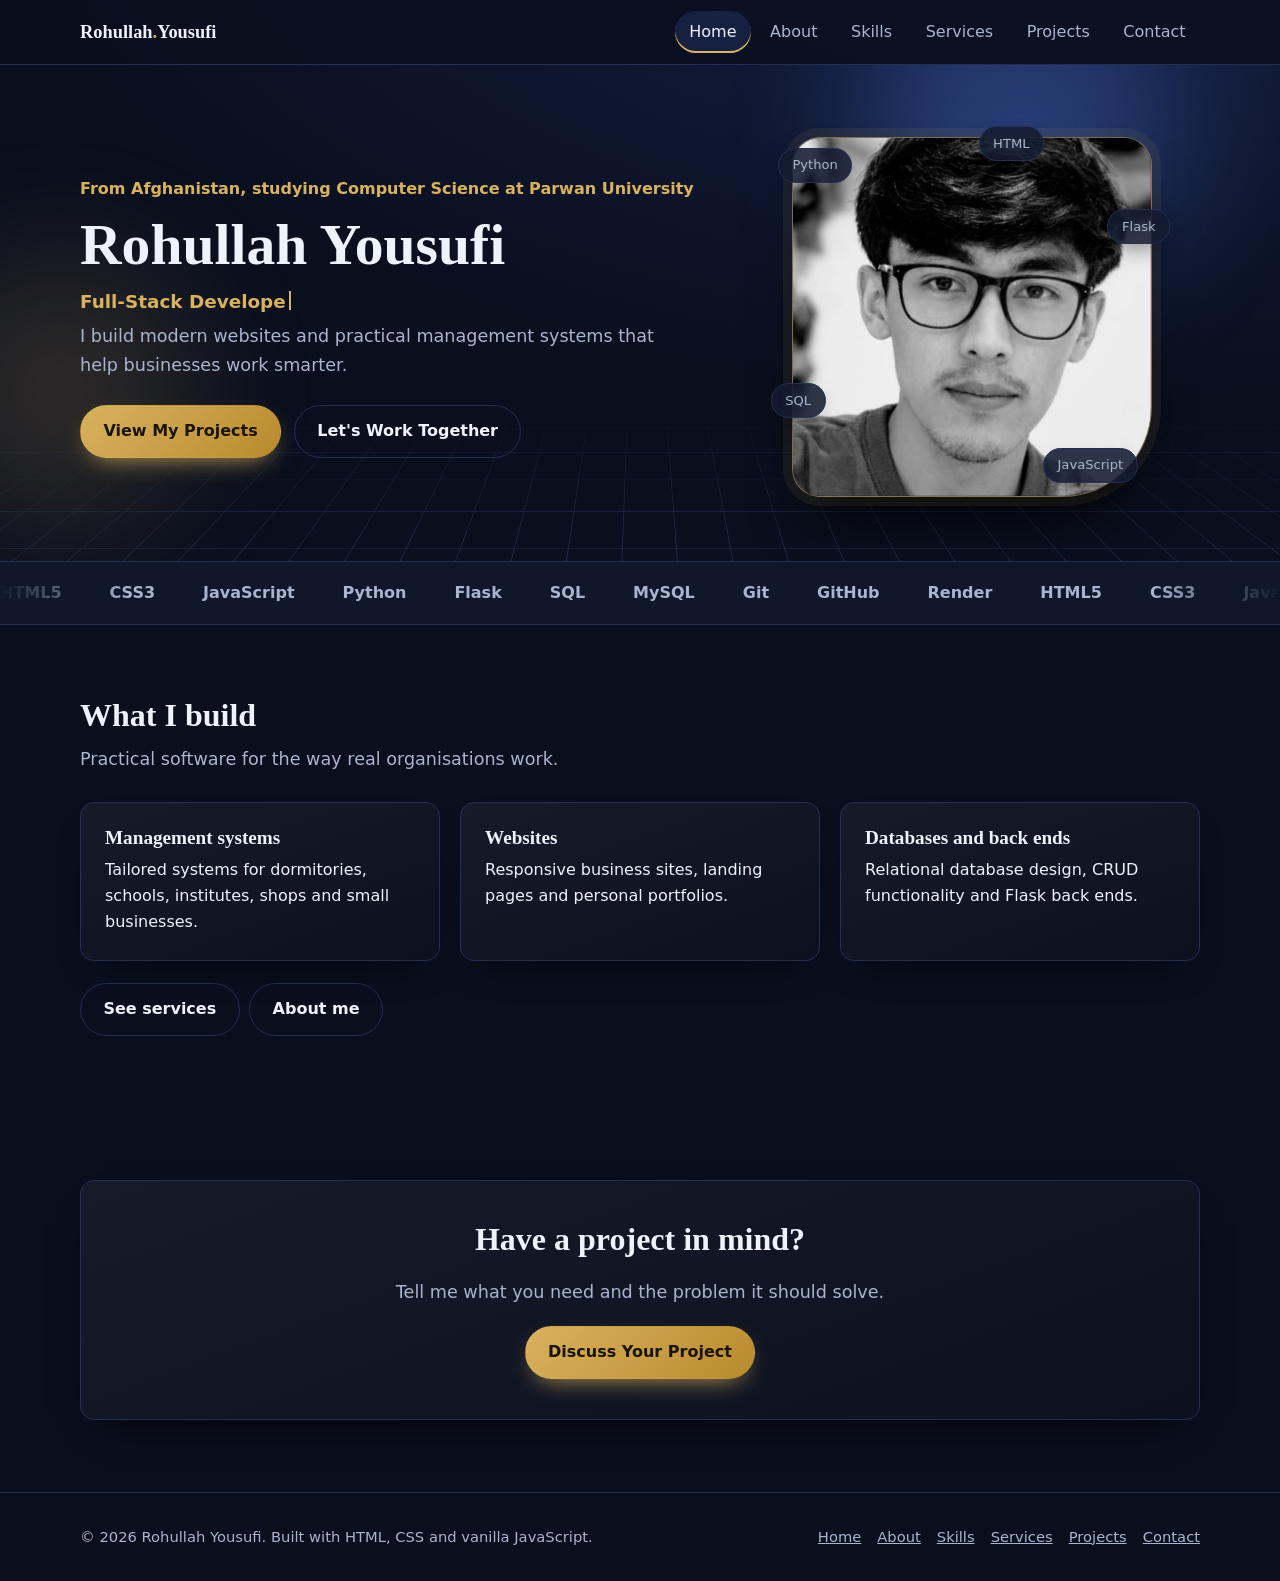
<file: index.html>
<!doctype html>
<html lang="en"><head>
<meta charset="utf-8"><meta name="viewport" content="width=device-width,initial-scale=1">
<title>Rohullah Yousufi | Full-Stack Developer</title>
<meta name="description" content="Rohullah Yousufi is a Computer Science student and aspiring full-stack developer who builds websites and management systems.">
<link rel="icon" href="assets/icons/favicon.svg" type="image/svg+xml">
<link rel="stylesheet" href="css/style.css"><link rel="stylesheet" href="css/animations.css"><link rel="stylesheet" href="css/responsive.css">
<script src="js/data.js" defer></script><script src="js/main.js" defer></script><script src="js/animations.js" defer></script>
</head><body>
<a class="skip" href="#main">Skip to content</a>
<div id="site-header"></div>
<main id="main">
<section class="hero">
<div class="bg3d" aria-hidden="true"><div class="orb a"></div><div class="orb b"></div><div class="floor"></div></div>
<div class="wrap">
<div>
<p class="eyebrow">From Afghanistan, studying Computer Science at Parwan University</p>
<h1>Rohullah Yousufi</h1>
<p class="role"><span class="sr">Full-Stack Developer | Computer Science Student | Software Solutions Builder</span><span class="typing" aria-hidden="true" data-titles="Full-Stack Developer|Computer Science Student|Software Solutions Builder|Management Systems Builder">Full-Stack Developer</span></p>
<p class="lead">I build modern websites and practical management systems that help businesses work smarter.</p>
<div class="cta"><a class="btn primary" href="projects.html">View My Projects</a><a class="btn ghost" href="contact.html">Let's Work Together</a></div>
</div>
<div class="visual">
<div class="photo" data-tilt>RY<img src="assets/images/profile.jpeg" alt="Portrait of Rohullah Yousufi" onerror="this.remove()"></div>
<span class="chip f1">Python</span><span class="chip f2">Flask</span><span class="chip f3">SQL</span><span class="chip f4">JavaScript</span><span class="chip f5">HTML</span>
</div>
</div>
</section>
<div class="strip"><div class="marquee" aria-label="Technologies I work with"><div class="track"><span>HTML5</span><span>CSS3</span><span>JavaScript</span><span>Python</span><span>Flask</span><span>SQL</span><span>MySQL</span><span>Git</span><span>GitHub</span><span>Render</span></div></div></div>
<section><div class="wrap">
<h2>What I build</h2><p class="lead">Practical software for the way real organisations work.</p>
<div class="grid">
<article class="card reveal" data-tilt><h3>Management systems</h3><p>Tailored systems for dormitories, schools, institutes, shops and small businesses.</p></article>
<article class="card reveal" data-tilt><h3>Websites</h3><p>Responsive business sites, landing pages and personal portfolios.</p></article>
<article class="card reveal" data-tilt><h3>Databases and back ends</h3><p>Relational database design, CRUD functionality and Flask back ends.</p></article>
</div>
<div class="row"><a class="btn ghost" href="services.html">See services</a><a class="btn ghost" href="about.html">About me</a></div>
</div></section>
<section><div class="wrap card reveal cta-band"><h2>Have a project in mind?</h2><p class="lead">Tell me what you need and the problem it should solve.</p><p><a class="btn primary" href="contact.html">Discuss Your Project</a></p></div></section>
</main>
<div id="site-footer"></div>
</body></html>
</file>
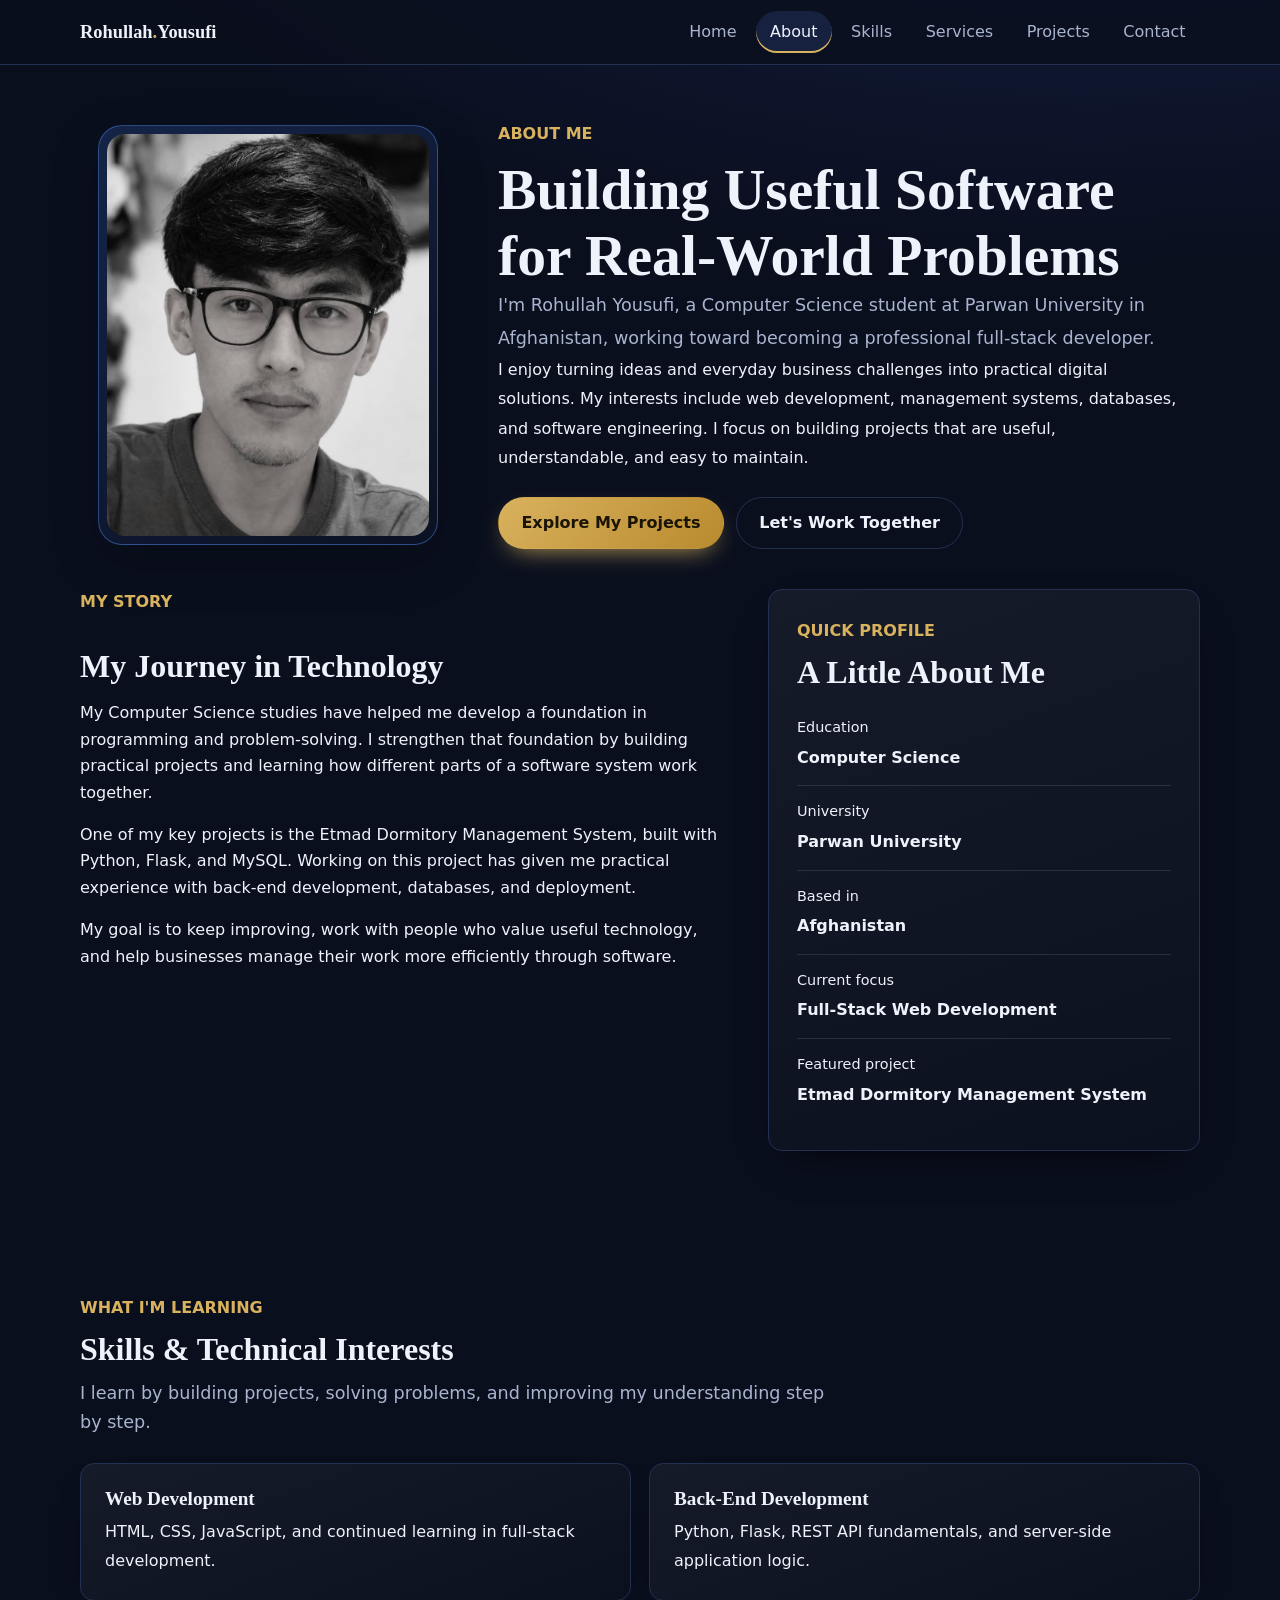
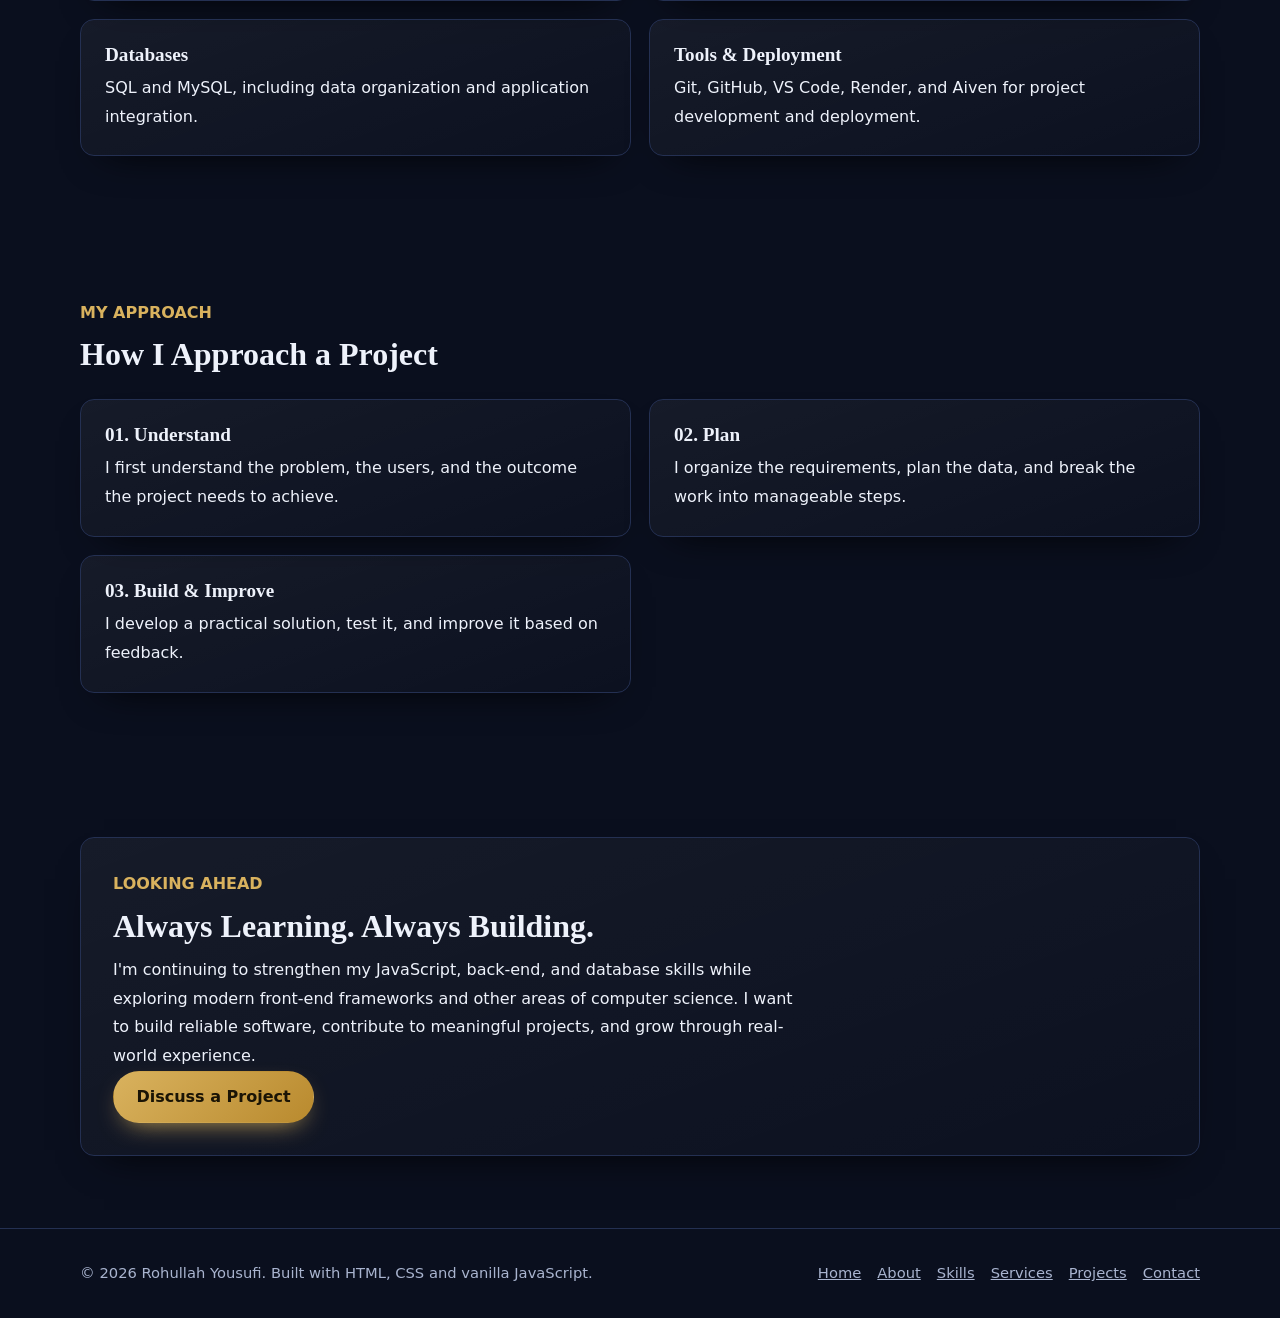
<file: about.html>
<!doctype html>
<html lang="en"><head>
<meta charset="utf-8"><meta name="viewport" content="width=device-width,initial-scale=1">
<title>About | Rohullah Yousufi</title>
<meta name="description" content="About Rohullah Yousufi, a Computer Science student at Parwan University interested in full-stack development and databases.">
<link rel="icon" href="assets/icons/favicon.svg" type="image/svg+xml">
<link rel="stylesheet" href="css/style.css"><link rel="stylesheet" href="css/animations.css"><link rel="stylesheet" href="css/responsive.css">
<script src="js/data.js" defer></script><script src="js/main.js" defer></script><script src="js/animations.js" defer></script>
</head><body>
<a class="skip" href="#main">Skip to content</a>
<div id="site-header"></div>
<main id="main">
<main id="main">

  <!-- About Hero -->
  <section class="page-head about-hero">
    <div class="wrap about-intro">

      <div class="about-photo">
        <img
          src="assets/images/rohullah.jpeg"
          alt="Portrait of Rohullah Yousufi"
          loading="eager"
        >
      </div>

      <div class="about-intro-text">
        <p class="eyebrow">ABOUT ME</p>

        <h1>Building Useful Software for Real-World Problems</h1>

        <p class="lead">
          I'm Rohullah Yousufi, a Computer Science student at
          Parwan University in Afghanistan, working toward becoming
          a professional full-stack developer.
        </p>

        <p>
          I enjoy turning ideas and everyday business challenges into
          practical digital solutions. My interests include web
          development, management systems, databases, and software
          engineering. I focus on building projects that are useful,
          understandable, and easy to maintain.
        </p>

        <div class="about-actions">
          <a class="btn primary" href="projects.html">Explore My Projects</a>
          <a class="btn" href="contact.html">Let's Work Together</a>
        </div>
      </div>

    </div>
  </section>

  <!-- My Story -->
  <section>
    <div class="wrap two about-content">

      <div class="stack">
        <p class="eyebrow">MY STORY</p>
        <h2>My Journey in Technology</h2>

        <p>
          My Computer Science studies have helped me develop a
          foundation in programming and problem-solving. I strengthen
          that foundation by building practical projects and learning
          how different parts of a software system work together.
        </p>

        <p>
          One of my key projects is the Etmad Dormitory Management
          System, built with Python, Flask, and MySQL. Working on this
          project has given me practical experience with back-end
          development, databases, and deployment.
        </p>

        <p>
          My goal is to keep improving, work with people who value
          useful technology, and help businesses manage their work
          more efficiently through software.
        </p>
      </div>

      <div class="card about-card">
        <p class="eyebrow">QUICK PROFILE</p>
        <h2>A Little About Me</h2>

        <div class="profile-item">
          <span>Education</span>
          <strong>Computer Science</strong>
        </div>

        <div class="profile-item">
          <span>University</span>
          <strong>Parwan University</strong>
        </div>

        <div class="profile-item">
          <span>Based in</span>
          <strong>Afghanistan</strong>
        </div>

        <div class="profile-item">
          <span>Current focus</span>
          <strong>Full-Stack Web Development</strong>
        </div>

        <div class="profile-item">
          <span>Featured project</span>
          <strong>Etmad Dormitory Management System</strong>
        </div>
      </div>

    </div>
  </section>

  <!-- Skills -->
  <section>
    <div class="wrap">
      <p class="eyebrow">WHAT I'M LEARNING</p>
      <h2>Skills & Technical Interests</h2>
      <p class="lead">
        I learn by building projects, solving problems, and improving
        my understanding step by step.
      </p>

      <div class="about-skills">
        <article class="card">
          <h3>Web Development</h3>
          <p>HTML, CSS, JavaScript, and continued learning in full-stack development.</p>
        </article>

        <article class="card">
          <h3>Back-End Development</h3>
          <p>Python, Flask, REST API fundamentals, and server-side application logic.</p>
        </article>

        <article class="card">
          <h3>Databases</h3>
          <p>SQL and MySQL, including data organization and application integration.</p>
        </article>

        <article class="card">
          <h3>Tools & Deployment</h3>
          <p>Git, GitHub, VS Code, Render, and Aiven for project development and deployment.</p>
        </article>
      </div>
    </div>
  </section>

  <!-- My Approach -->
  <section>
    <div class="wrap">
      <p class="eyebrow">MY APPROACH</p>
      <h2>How I Approach a Project</h2>

      <div class="about-skills">
        <article class="card">
          <h3>01. Understand</h3>
          <p>I first understand the problem, the users, and the outcome the project needs to achieve.</p>
        </article>

        <article class="card">
          <h3>02. Plan</h3>
          <p>I organize the requirements, plan the data, and break the work into manageable steps.</p>
        </article>

        <article class="card">
          <h3>03. Build & Improve</h3>
          <p>I develop a practical solution, test it, and improve it based on feedback.</p>
        </article>
      </div>
    </div>
  </section>

  <!-- Future Goals -->
  <section>
    <div class="wrap card about-goal">
      <p class="eyebrow">LOOKING AHEAD</p>
      <h2>Always Learning. Always Building.</h2>
      <p>
        I'm continuing to strengthen my JavaScript, back-end, and
        database skills while exploring modern front-end frameworks
        and other areas of computer science. I want to build reliable
        software, contribute to meaningful projects, and grow through
        real-world experience.
      </p>
      <a class="btn primary" href="contact.html">Discuss a Project</a>
    </div>
  </section>

</main>
</main>
<div id="site-footer"></div>
</body></html>
</file>
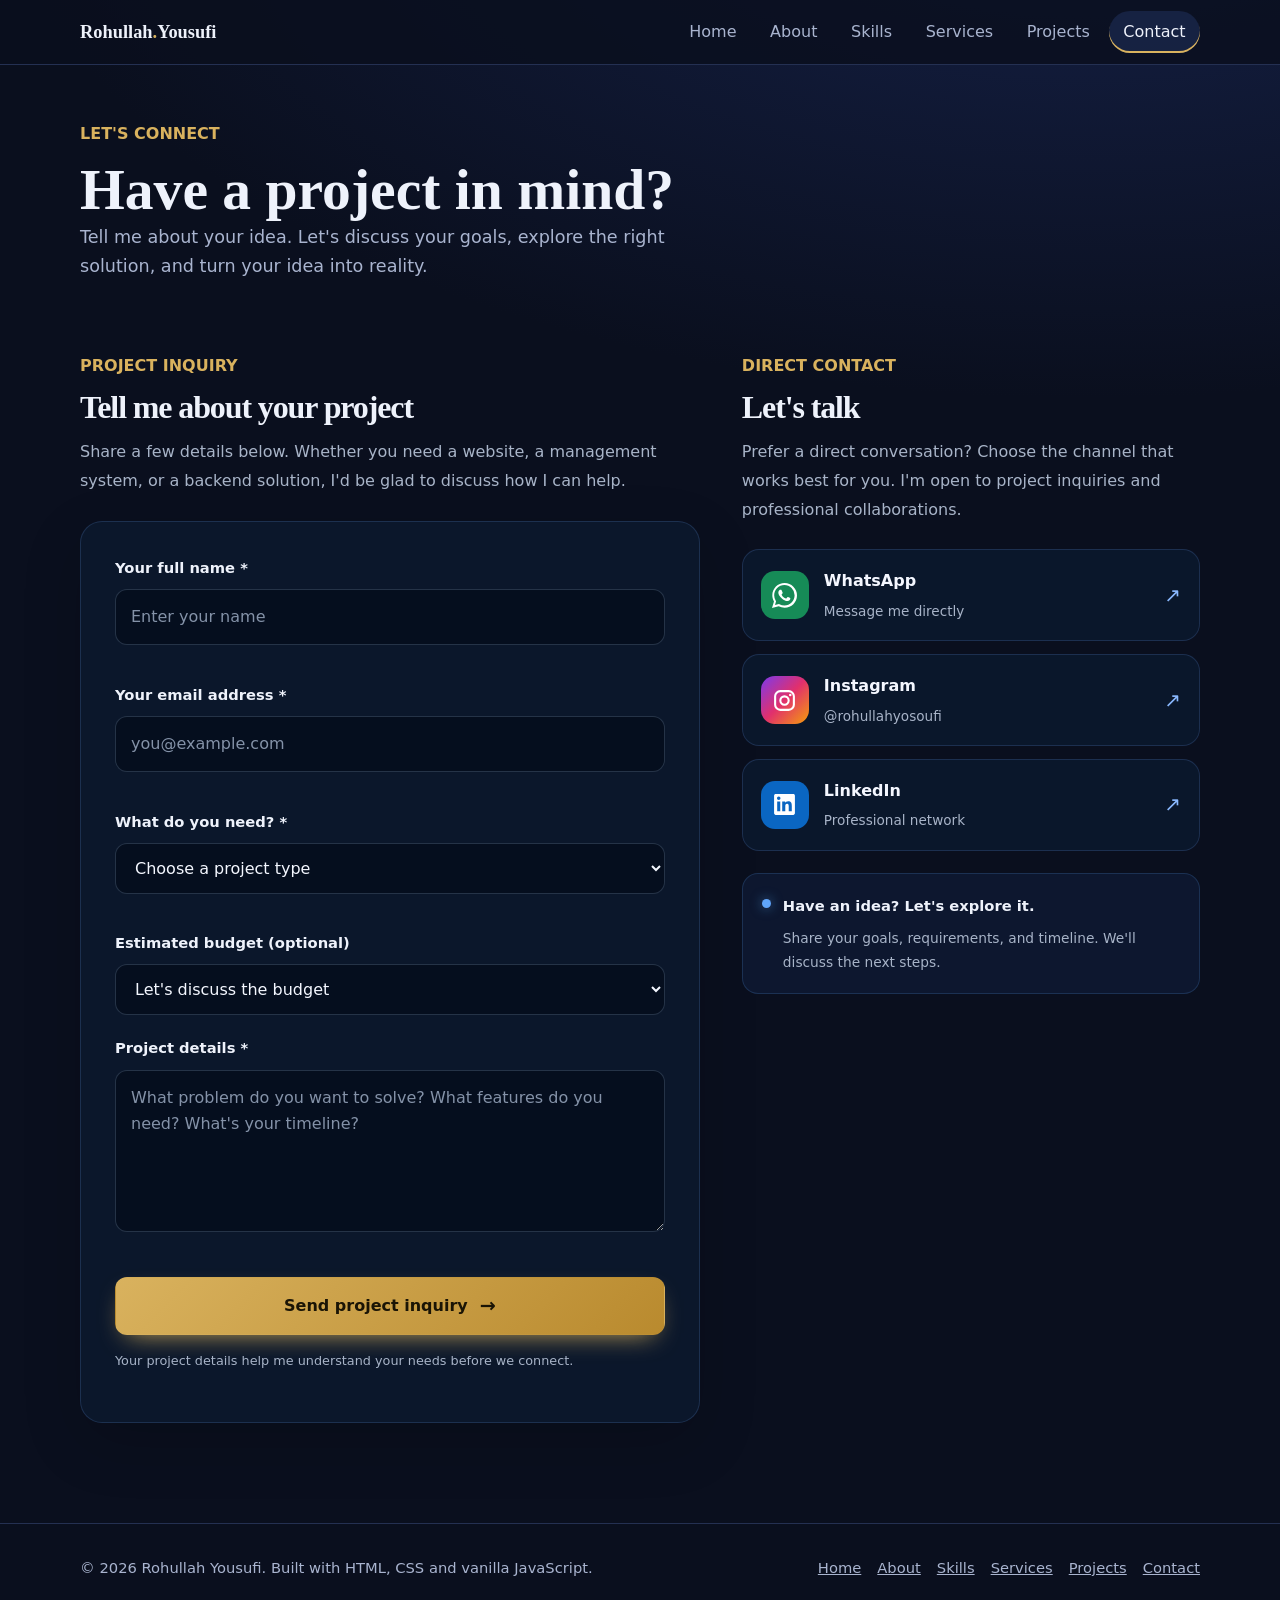
<file: contact.html>
<!doctype html>
<html lang="en"><head>
<meta charset="utf-8"><meta name="viewport" content="width=device-width,initial-scale=1">
<title>Contact | Rohullah Yousufi</title>
<meta name="description" content="Contact Rohullah Yousufi to discuss a website, management system or database project.">
<link rel="icon" href="assets/icons/favicon.svg" type="image/svg+xml">
<link rel="stylesheet" href="css/style.css"><link rel="stylesheet" href="css/animations.css"><link rel="stylesheet" href="css/responsive.css">
<script src="js/data.js" defer></script><script src="js/main.js" defer></script><script src="js/animations.js" defer></script><script src="js/contact.js" defer></script>
</head><body>
<a class="skip" href="#main">Skip to content</a>
<div id="site-header"></div>
<main id="main">
<section class="page-head contact-head">
  <div class="wrap">
    <p class="eyebrow">LET'S CONNECT</p>
    <h1>Have a project in mind?</h1>
    <p class="lead">
      Tell me about your idea. Let's discuss your goals,
      explore the right solution, and turn your idea into reality.
    </p>
  </div>
</section>

<section class="contact-section">
  <div class="wrap contact-layout">

    <!-- Project inquiry form -->
    <div class="contact-form-area">
      <div class="contact-intro">
        <p class="eyebrow">PROJECT INQUIRY</p>
        <h2>Tell me about your project</h2>
        <p>
          Share a few details below. Whether you need a website,
          a management system, or a backend solution, I'd be glad
          to discuss how I can help.
        </p>
      </div>

      <form id="cf" class="card contact-form" novalidate>
        <p class="hp" aria-hidden="true">
          <label>Leave this field empty
            <input name="website" tabindex="-1" autocomplete="off">
          </label>
        </p>

        <div class="f">
          <label for="name">Your full name *</label>
          <input id="name" name="name" autocomplete="name"
                 placeholder="Enter your name" required>
          <small class="err" id="e-name"></small>
        </div>

        <div class="f">
          <label for="email">Your email address *</label>
          <input id="email" name="email" type="email"
                 autocomplete="email"
                 placeholder="you@example.com" required>
          <small class="err" id="e-email"></small>
        </div>

        <div class="f">
          <label for="type">What do you need? *</label>
          <select id="type" name="type" required>
            <option value="">Choose a project type</option>
            <option value="website">Business or personal website</option>
            <option value="management">Custom management system</option>
            <option value="backend">Database and backend development</option>
            <option value="deploy">Deployment or maintenance</option>
            <option value="other">Other project or collaboration</option>
          </select>
          <small class="err" id="e-type"></small>
        </div>

        <div class="f">
          <label for="budget">Estimated budget (optional)</label>
          <select id="budget" name="budget">
            <option value="">Let's discuss the budget</option>
            <option>Under $300</option>
            <option>$300–$800</option>
            <option>$800–$2,000</option>
            <option>$2,000 or more</option>
          </select>
        </div>

        <div class="f">
          <label for="msg">Project details *</label>
          <textarea id="msg" name="message" rows="5"
            placeholder="What problem do you want to solve? What features do you need? What's your timeline?"
            required></textarea>
          <small class="err" id="e-msg"></small>
        </div>

        <button class="btn primary contact-submit" type="submit">
          Send project inquiry <span aria-hidden="true">→</span>
        </button>

        <p class="contact-privacy">
          Your project details help me understand your needs before we connect.
        </p>
        <p id="status" role="status" aria-live="polite"></p>
      </form>
    </div>

    <!-- Direct contact and social profiles -->
    <aside class="contact-sidebar">
      <div class="contact-intro">
        <p class="eyebrow">DIRECT CONTACT</p>
        <h2>Let's talk</h2>
        <p>
          Prefer a direct conversation? Choose the channel that works
          best for you. I'm open to project inquiries and professional
          collaborations.
        </p>
      </div>

      <div class="contact-cards">

        <!-- Replace the placeholder with your WhatsApp number -->
        <a class="contact-link whatsapp-link"
           href="https://wa.me/930764206752"
           target="_blank" rel="noopener noreferrer">
          <span class="social-icon whatsapp-icon" aria-hidden="true">
            <svg viewBox="0 0 24 24">
              <path fill="currentColor" d="M20.5 3.5A11.8 11.8 0 0 0 12.1 0C5.6 0 .3 5.3.3 11.8c0 2.1.6 4.2 1.6 6L0 24l6.4-1.7a12 12 0 0 0 5.7 1.4h.1c6.5 0 11.8-5.3 11.8-11.8 0-3.2-1.2-6.1-3.5-8.4ZM12.1 21.7a9.8 9.8 0 0 1-5-1.4l-.4-.2-3.8 1 1-3.7-.3-.4a9.7 9.7 0 0 1-1.5-5.2c0-5.4 4.4-9.8 9.8-9.8 2.6 0 5.1 1 6.9 2.9a9.7 9.7 0 0 1 2.9 6.9c0 5.4-4.4 9.9-9.8 9.9Zm5.4-7.4c-.3-.1-1.7-.8-2-.9-.3-.1-.5-.1-.7.2-.2.3-.8.9-.9 1.1-.2.2-.4.2-.7.1-.3-.1-1.2-.4-2.3-1.4-.9-.8-1.4-1.7-1.6-2-.2-.3 0-.5.1-.6l.5-.6c.1-.2.2-.3.3-.5.1-.2 0-.4 0-.5-.1-.1-.7-1.6-1-2.2-.2-.5-.5-.5-.7-.5h-.6c-.2 0-.5.1-.8.4-.3.3-1 1-1 2.4s1 2.8 1.1 3c.1.2 2 3.1 4.8 4.3.7.3 1.2.5 1.6.6.7.2 1.3.2 1.8.1.5-.1 1.7-.7 2-1.4.2-.7.2-1.3.2-1.4-.1-.1-.3-.2-.6-.3Z"/>
            </svg>
          </span>
          <span class="contact-link-text">
            <strong>WhatsApp</strong>
            <span>Message me directly</span>
          </span>
          <span class="contact-arrow" aria-hidden="true">↗</span>
        </a>

        <a class="contact-link instagram-link"
           href="https://www.instagram.com/rohullahyosoufi/"
           target="_blank" rel="noopener noreferrer">
          <span class="social-icon instagram-icon" aria-hidden="true">
            <svg viewBox="0 0 24 24">
              <rect x="3" y="3" width="18" height="18" rx="5"
                    fill="none" stroke="currentColor" stroke-width="2"/>
              <circle cx="12" cy="12" r="4"
                      fill="none" stroke="currentColor" stroke-width="2"/>
              <circle cx="17.5" cy="6.7" r="1.2" fill="currentColor"/>
            </svg>
          </span>
          <span class="contact-link-text">
            <strong>Instagram</strong>
            <span>@rohullahyosoufi</span>
          </span>
          <span class="contact-arrow" aria-hidden="true">↗</span>
        </a>

        <a class="contact-link linkedin-link"
           href="https://www.linkedin.com/in/rohullah-yosoufi-20430037b/"
           target="_blank" rel="noopener noreferrer">
          <span class="social-icon linkedin-icon" aria-hidden="true">
            <svg viewBox="0 0 24 24">
              <path fill="currentColor" d="M20.45 2H3.55C2.69 2 2 2.68 2 3.52v16.96c0 .84.69 1.52 1.55 1.52h16.9c.86 0 1.55-.68 1.55-1.52V3.52c0-.84-.69-1.52-1.55-1.52ZM7.93 18.5H4.98V9h2.95v9.5ZM6.45 7.7a1.71 1.71 0 1 1 .02-3.42 1.71 1.71 0 0 1-.02 3.42ZM19 18.5h-2.95v-4.62c0-1.1-.02-2.51-1.53-2.51-1.53 0-1.77 1.2-1.77 2.43v4.7H9.8V9h2.83v1.3h.04c.39-.74 1.36-1.52 2.8-1.52 3 0 3.53 1.97 3.53 4.54v5.18Z"/>
            </svg>
          </span>
          <span class="contact-link-text">
            <strong>LinkedIn</strong>
            <span>Professional network</span>
          </span>
          <span class="contact-arrow" aria-hidden="true">↗</span>
        </a>

      </div>

      <div class="contact-note">
        <span class="contact-note-dot"></span>
        <div>
          <strong>Have an idea? Let's explore it.</strong>
          <p>Share your goals, requirements, and timeline. We'll discuss the next steps.</p>
        </div>
      </div>
    </aside>

  </div>
</section>
</main>
<div id="site-footer"></div>
</body></html>
</file>
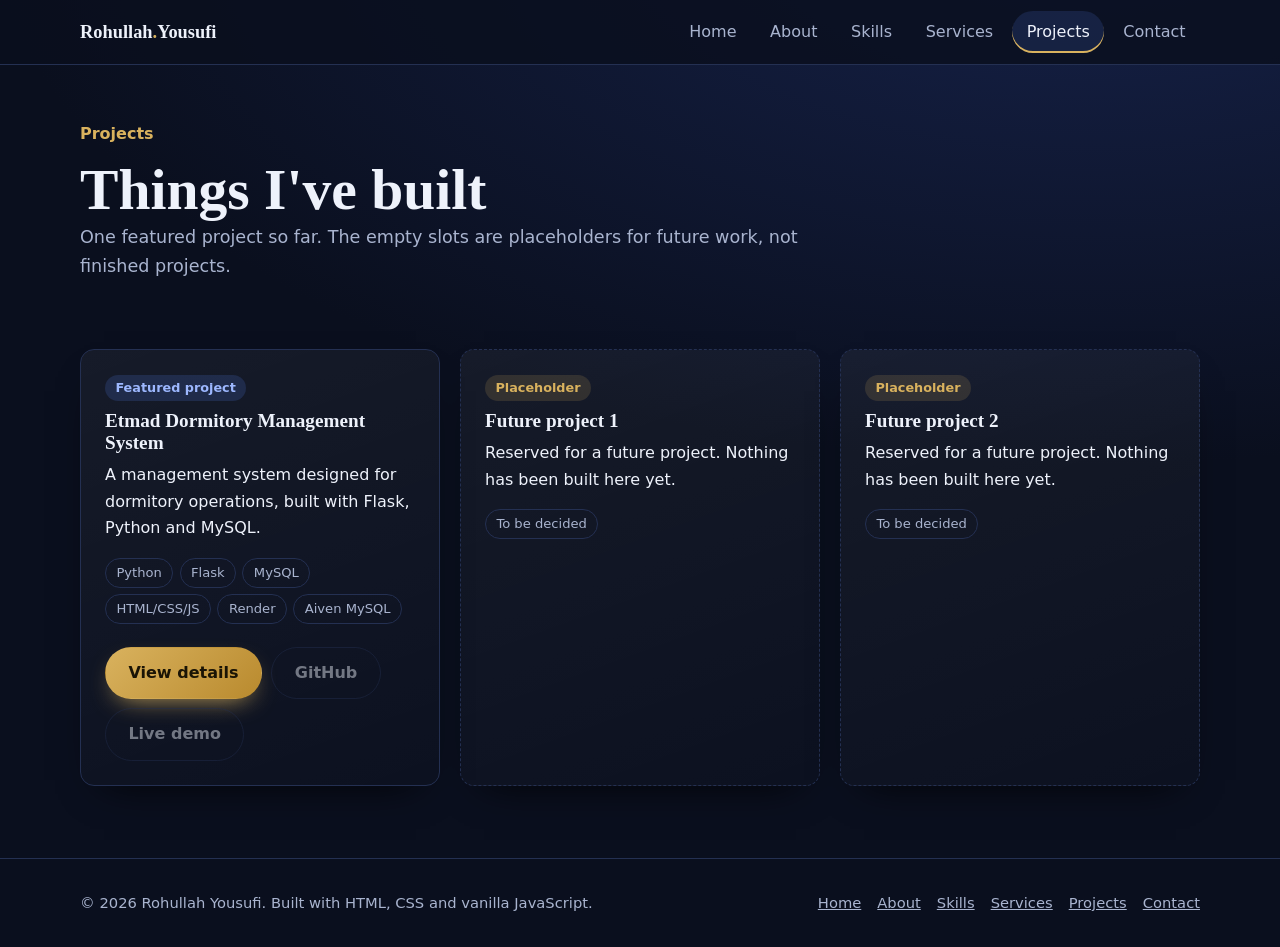
<file: projects.html>
<!doctype html>
<html lang="en"><head>
<meta charset="utf-8"><meta name="viewport" content="width=device-width,initial-scale=1">
<title>Projects | Rohullah Yousufi</title>
<meta name="description" content="Projects by Rohullah Yousufi, including the Etmad Dormitory Management System built with Flask and MySQL.">
<link rel="icon" href="assets/icons/favicon.svg" type="image/svg+xml">
<link rel="stylesheet" href="css/style.css"><link rel="stylesheet" href="css/animations.css"><link rel="stylesheet" href="css/responsive.css">
<script src="js/data.js" defer></script><script src="js/main.js" defer></script><script src="js/animations.js" defer></script>
</head><body>
<a class="skip" href="#main">Skip to content</a>
<div id="site-header"></div>
<main id="main">
<section class="page-head"><div class="wrap"><p class="eyebrow">Projects</p><h1>Things I've built</h1>
<p class="lead">One featured project so far. The empty slots are placeholders for future work, not finished projects.</p></div></section>
<section><div class="wrap"><div id="projects" class="grid"></div></div></section>
<dialog id="pd" aria-label="Project details"></dialog>
</main>
<div id="site-footer"></div>
</body></html>
</file>
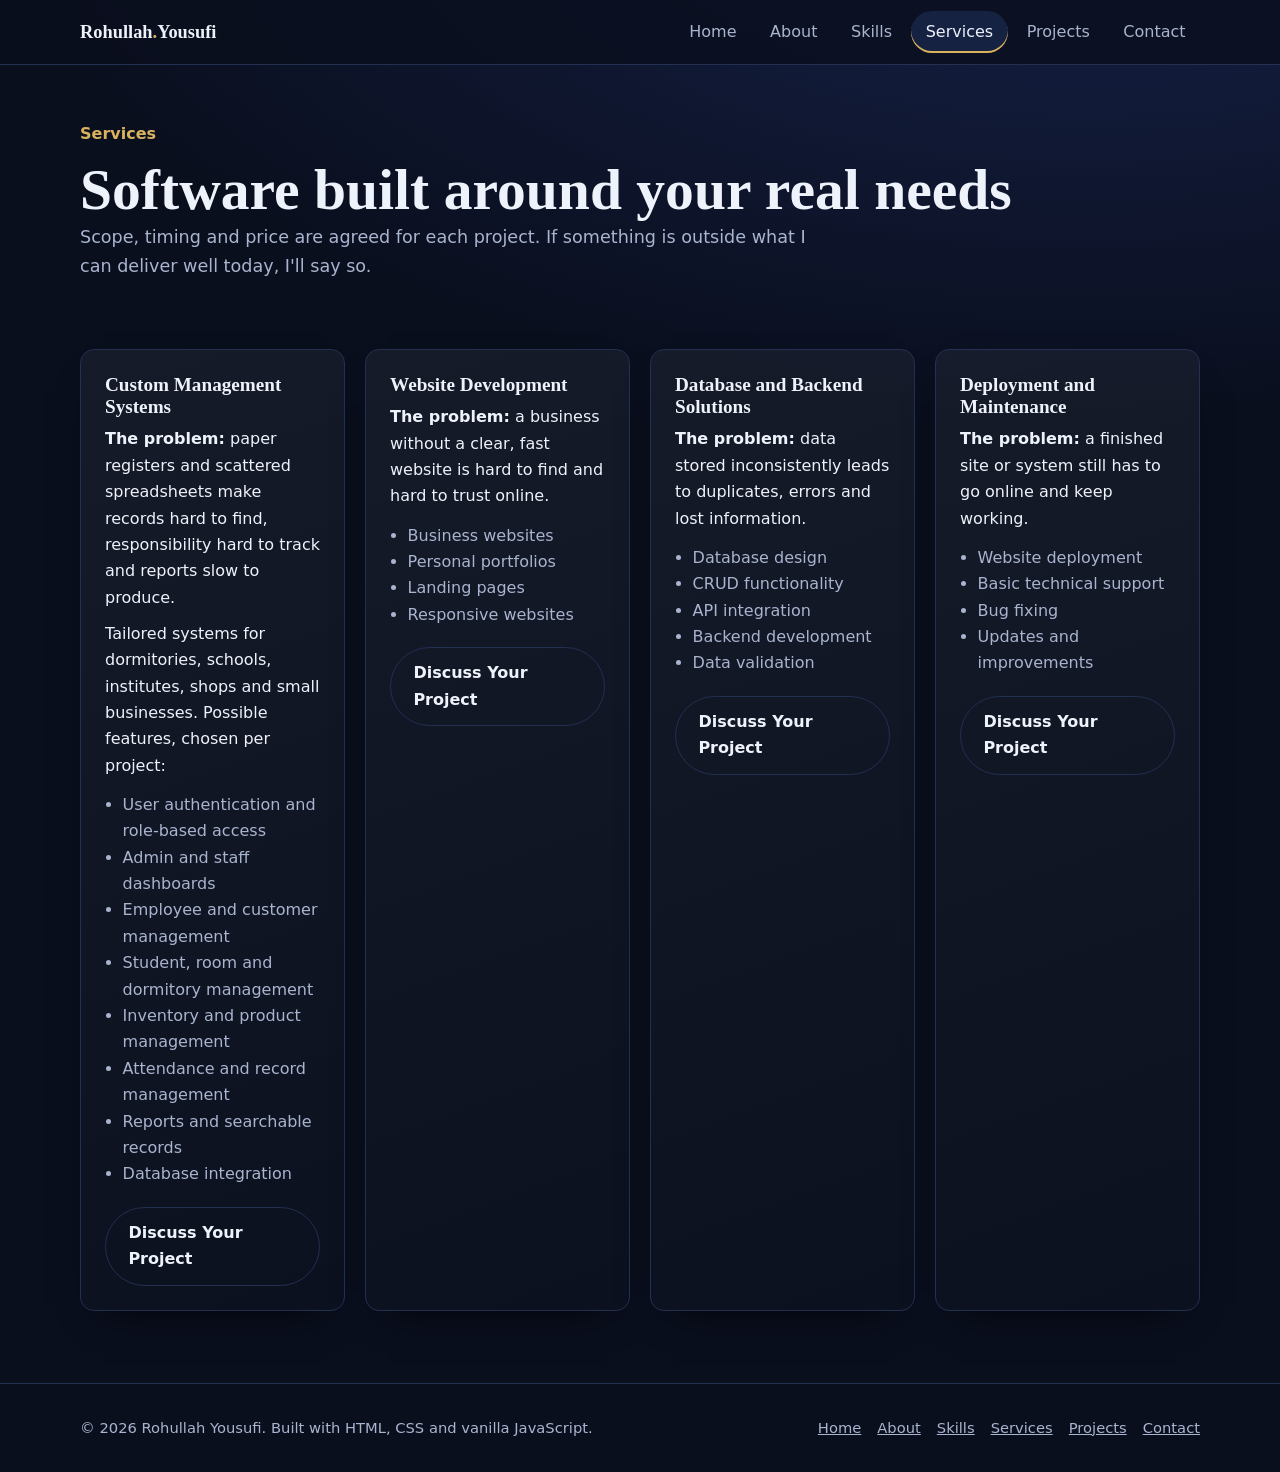
<file: services.html>
<!doctype html>
<html lang="en"><head>
<meta charset="utf-8"><meta name="viewport" content="width=device-width,initial-scale=1">
<title>Services | Rohullah Yousufi</title>
<meta name="description" content="Custom management systems, websites, database and backend solutions, plus deployment and maintenance.">
<link rel="icon" href="assets/icons/favicon.svg" type="image/svg+xml">
<link rel="stylesheet" href="css/style.css"><link rel="stylesheet" href="css/animations.css"><link rel="stylesheet" href="css/responsive.css">
<script src="js/data.js" defer></script><script src="js/main.js" defer></script><script src="js/animations.js" defer></script>
</head><body>
<a class="skip" href="#main">Skip to content</a>
<div id="site-header"></div>
<main id="main">
<section class="page-head"><div class="wrap"><p class="eyebrow">Services</p><h1>Software built around your real needs</h1>
<p class="lead">Scope, timing and price are agreed for each project. If something is outside what I can deliver well today, I'll say so.</p></div></section>
<section><div class="wrap"><div class="grid">
<article class="card reveal" data-tilt><h3>Custom Management Systems</h3>
<p><strong>The problem:</strong> paper registers and scattered spreadsheets make records hard to find, responsibility hard to track and reports slow to produce.</p>
<p>Tailored systems for dormitories, schools, institutes, shops and small businesses. Possible features, chosen per project:</p>
<ul><li>User authentication and role-based access</li><li>Admin and staff dashboards</li><li>Employee and customer management</li><li>Student, room and dormitory management</li><li>Inventory and product management</li><li>Attendance and record management</li><li>Reports and searchable records</li><li>Database integration</li></ul>
<a class="btn ghost" href="contact.html?service=management">Discuss Your Project</a></article>
<article class="card reveal" data-tilt><h3>Website Development</h3>
<p><strong>The problem:</strong> a business without a clear, fast website is hard to find and hard to trust online.</p>
<ul><li>Business websites</li><li>Personal portfolios</li><li>Landing pages</li><li>Responsive websites</li></ul>
<a class="btn ghost" href="contact.html?service=website">Discuss Your Project</a></article>
<article class="card reveal" data-tilt><h3>Database and Backend Solutions</h3>
<p><strong>The problem:</strong> data stored inconsistently leads to duplicates, errors and lost information.</p>
<ul><li>Database design</li><li>CRUD functionality</li><li>API integration</li><li>Backend development</li><li>Data validation</li></ul>
<a class="btn ghost" href="contact.html?service=backend">Discuss Your Project</a></article>
<article class="card reveal" data-tilt><h3>Deployment and Maintenance</h3>
<p><strong>The problem:</strong> a finished site or system still has to go online and keep working.</p>
<ul><li>Website deployment</li><li>Basic technical support</li><li>Bug fixing</li><li>Updates and improvements</li></ul>
<a class="btn ghost" href="contact.html?service=deploy">Discuss Your Project</a></article>
</div></div></section>
</main>
<div id="site-footer"></div>
</body></html>
</file>
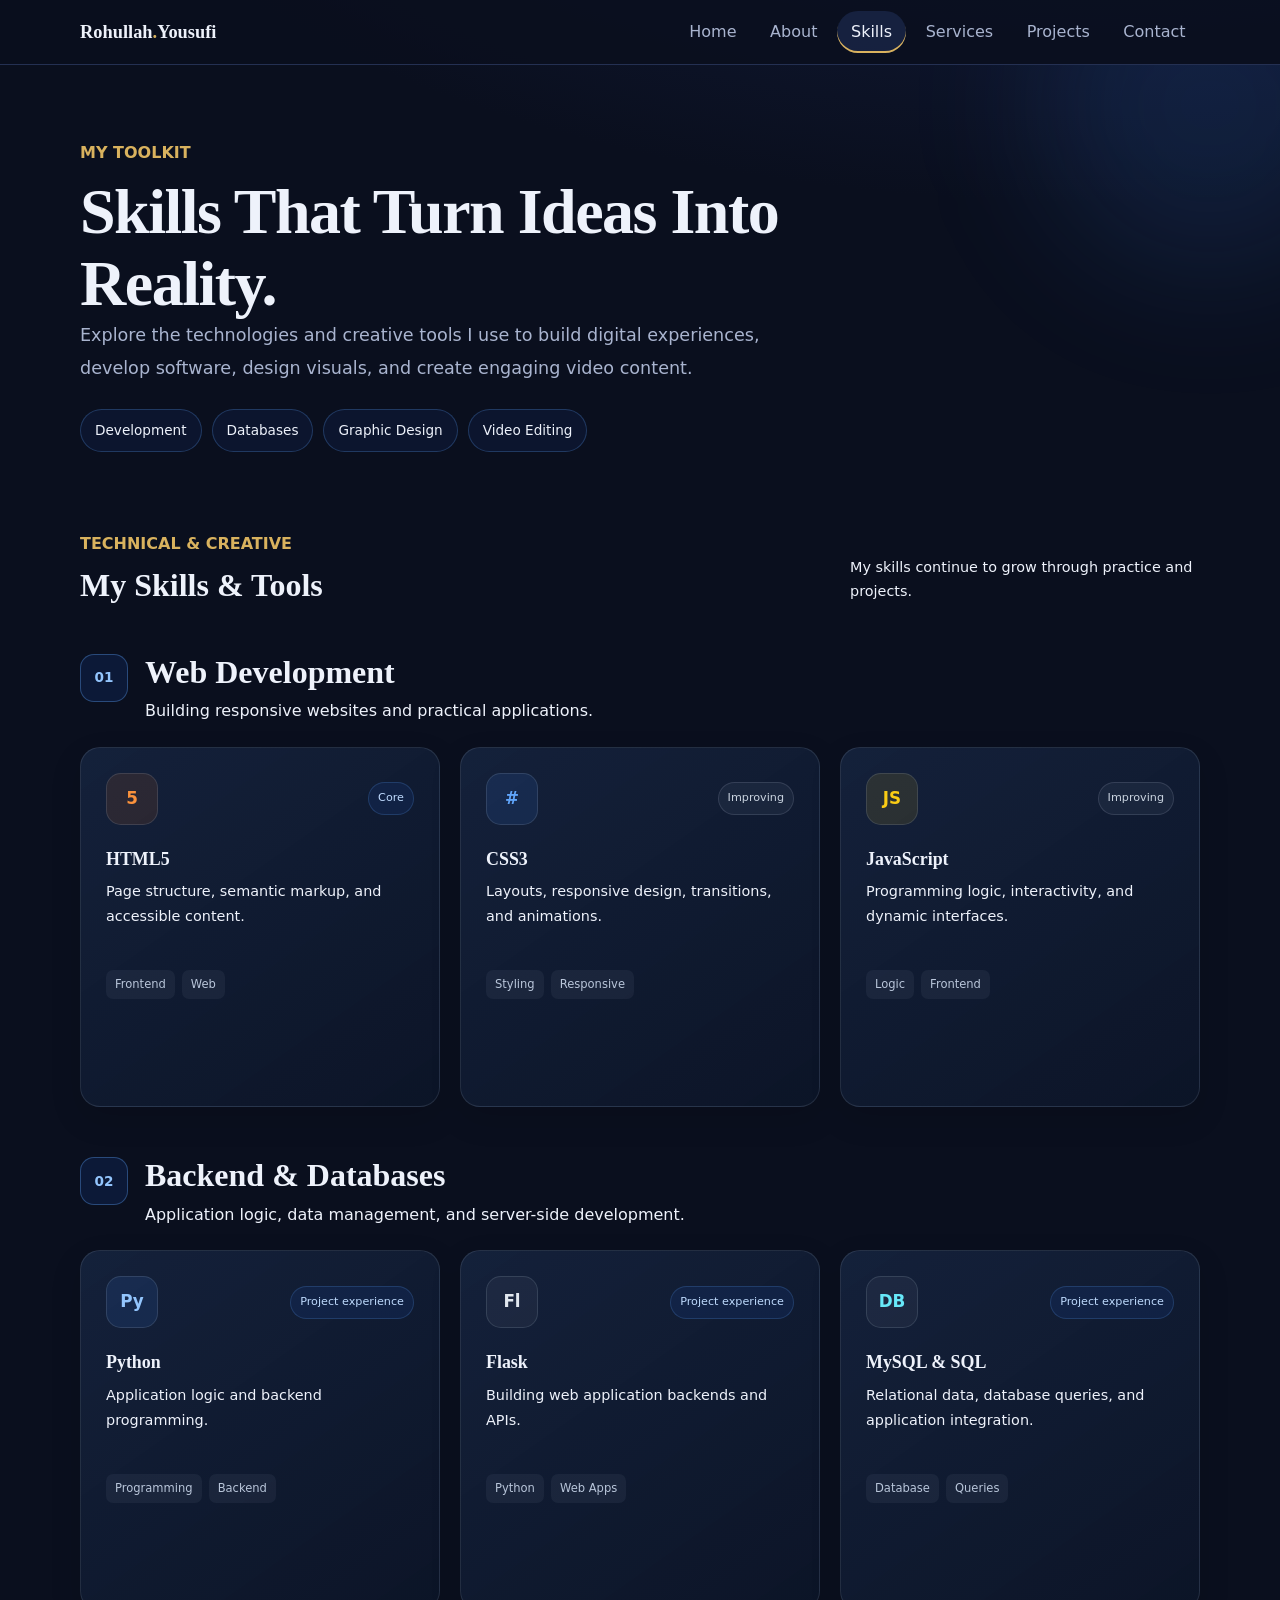
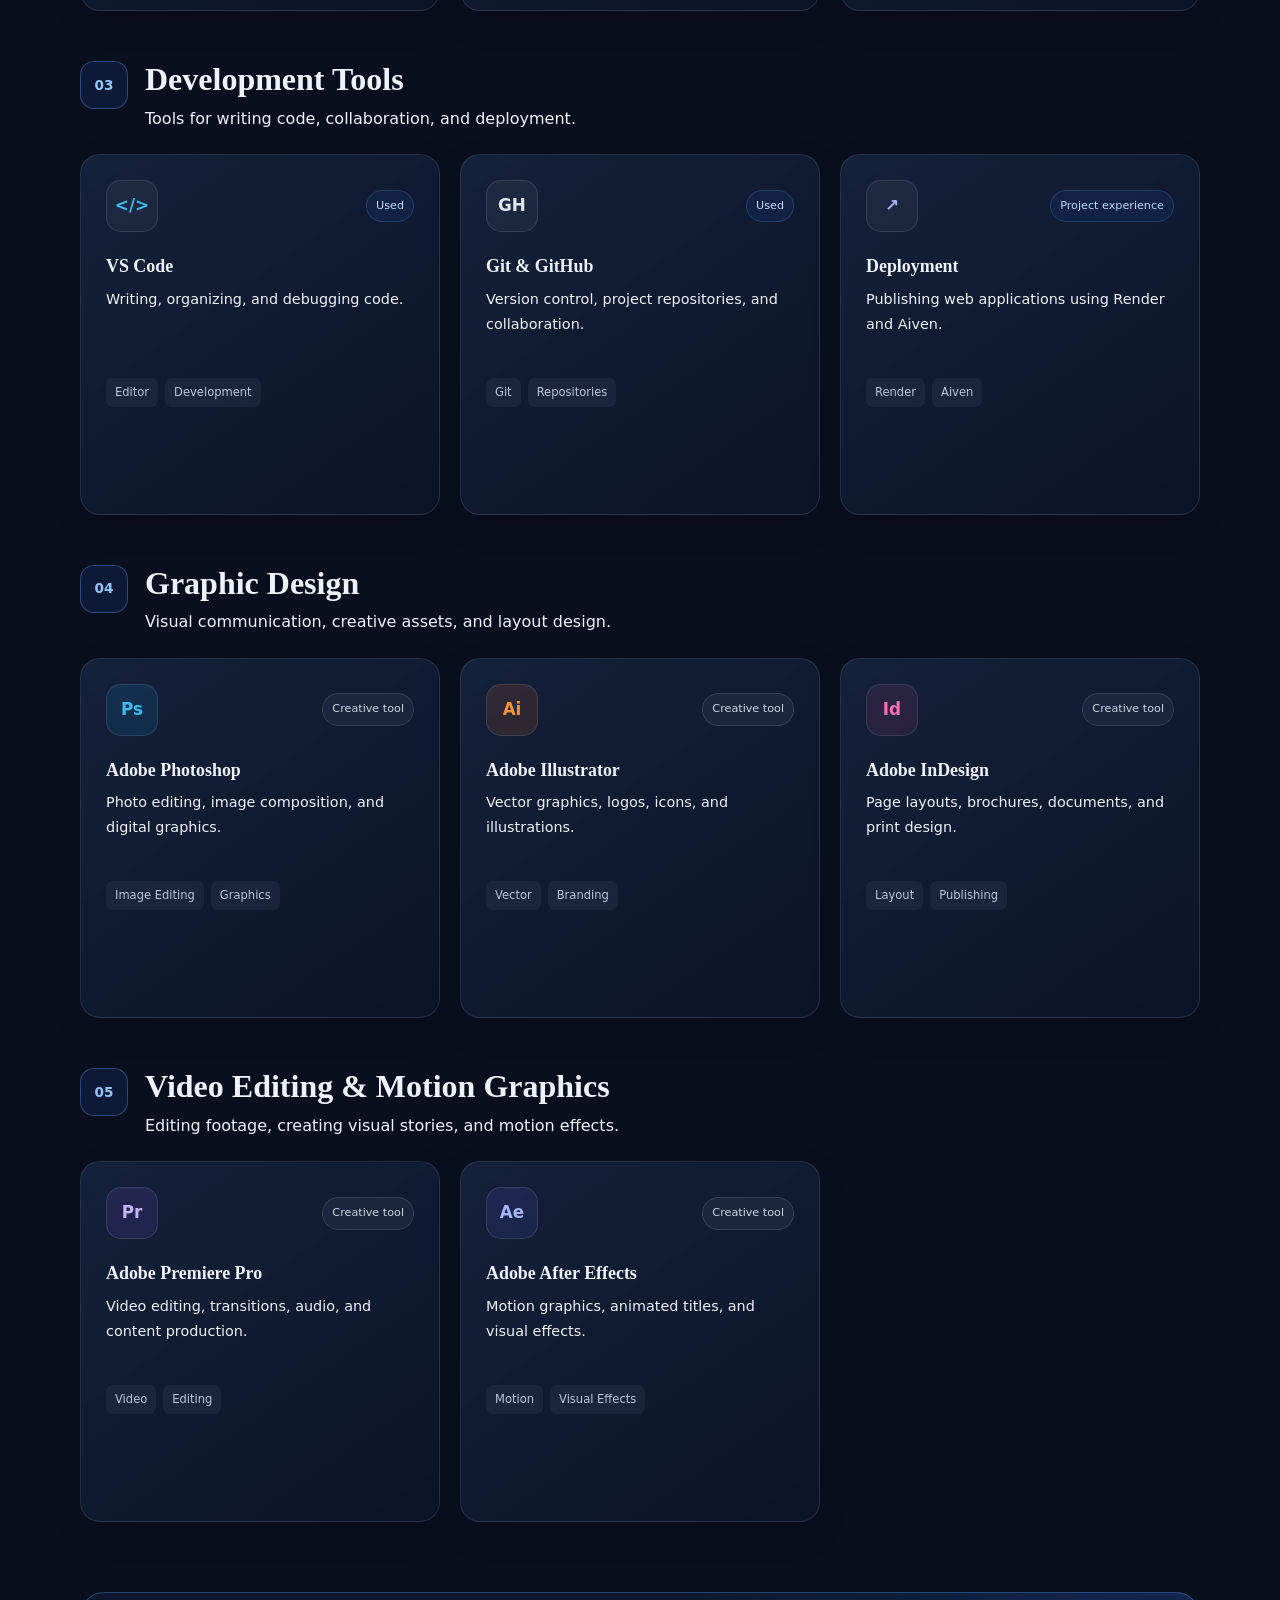
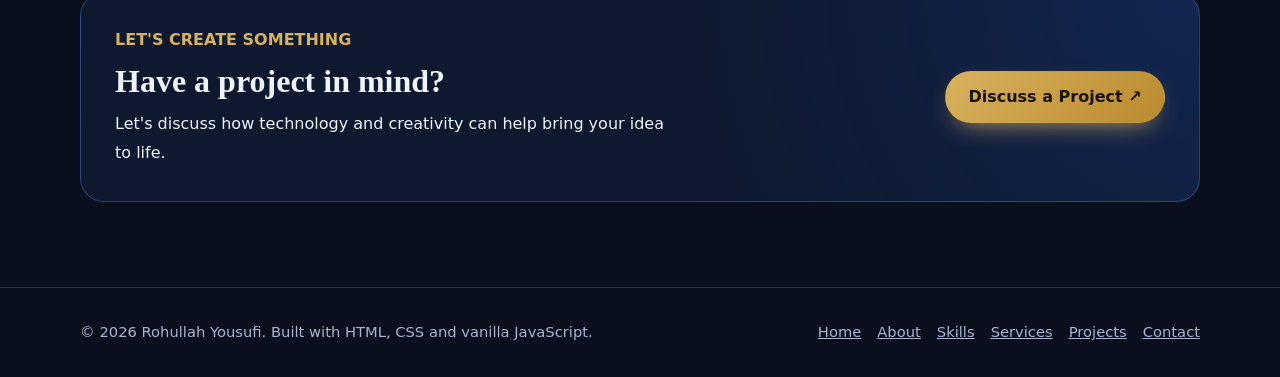
<file: skills.html>
<!doctype html>
<html lang="en"><head>
<meta charset="utf-8"><meta name="viewport" content="width=device-width,initial-scale=1">
<title>Skills | Rohullah Yousufi</title>
<meta name="description" content="Technical skills of Rohullah Yousufi: frontend, backend, databases and tools, plus technologies currently being learned.">
<link rel="icon" href="assets/icons/favicon.svg" type="image/svg+xml">
<link rel="stylesheet" href="css/style.css"><link rel="stylesheet" href="css/animations.css"><link rel="stylesheet" href="css/responsive.css">
<script src="js/data.js" defer></script><script src="js/main.js" defer></script><script src="js/animations.js" defer></script>
</head><body>
<a class="skip" href="#main">Skip to content</a>
<div id="site-header"></div>
<main id="main">

  <!-- Skills Hero -->
  <section class="page-head skills-hero">
    <div class="wrap">
      <p class="eyebrow">MY TOOLKIT</p>
      <h1>Skills That Turn Ideas Into Reality.</h1>
      <p class="lead">
        Explore the technologies and creative tools I use to build
        digital experiences, develop software, design visuals, and
        create engaging video content.
      </p>

      <div class="skills-hero-tags">
        <span>Development</span>
        <span>Databases</span>
        <span>Graphic Design</span>
        <span>Video Editing</span>
      </div>
    </div>
  </section>

  <!-- Skills Grid -->
  <section class="skills-section">
    <div class="wrap">

      <div class="skills-section-heading">
        <div>
          <p class="eyebrow">TECHNICAL & CREATIVE</p>
          <h2>My Skills & Tools</h2>
        </div>
        <p class="skills-note">
          My skills continue to grow through practice and projects.
        </p>
      </div>

      <!-- Development -->
      <div class="skill-category">
        <div class="skill-category-title">
          <span class="category-number">01</span>
          <div>
            <h2>Web Development</h2>
            <p>Building responsive websites and practical applications.</p>
          </div>
        </div>

        <div class="skills-grid">

          <article class="skill-card">
            <div class="skill-card-top">
              <span class="skill-icon html-icon">5</span>
              <span class="skill-status">Core</span>
            </div>
            <h3>HTML5</h3>
            <p>Page structure, semantic markup, and accessible content.</p>
            <div class="skill-tags"><span>Frontend</span><span>Web</span></div>
            <!-- HTML5: 90% -->
            <div class="skill-progress">
            <div class="skill-progress-info">
                <span>Skill level</span>
                <strong>90%</strong>
            </div>
            <div class="skill-progress-track">
                <div class="skill-progress-fill" style="--level: 90%"></div>
            </div>
            </div>
          </article>

          <article class="skill-card">
            <div class="skill-card-top">
              <span class="skill-icon css-icon">#</span>
              <span class="skill-status learning">Improving</span>
            </div>
            <h3>CSS3</h3>
            <p>Layouts, responsive design, transitions, and animations.</p>
            <div class="skill-tags"><span>Styling</span><span>Responsive</span></div>
            <!-- CSS: 91% -->
            <div class="skill-progress">
            <div class="skill-progress-info">
                <span>Skill level</span>
                <strong>92%</strong>
            </div>
            <div class="skill-progress-track">
                <div class="skill-progress-fill" style="--level: 92%"></div>
            </div>
            </div>
          </article>

          <article class="skill-card">
            <div class="skill-card-top">
              <span class="skill-icon js-icon">JS</span>
              <span class="skill-status learning">Improving</span>
            </div>
            <h3>JavaScript</h3>
            <p>Programming logic, interactivity, and dynamic interfaces.</p>
            <div class="skill-tags"><span>Logic</span><span>Frontend</span></div>
            <!-- Javascript: 90% -->
            <div class="skill-progress">
            <div class="skill-progress-info">
                <span>Skill level</span>
                <strong>90%</strong>
            </div>
            <div class="skill-progress-track">
                <div class="skill-progress-fill" style="--level: 90%"></div>
            </div>
            </div>
          </article>

        </div>
      </div>

      <!-- Backend and Database -->
      <div class="skill-category">
        <div class="skill-category-title">
          <span class="category-number">02</span>
          <div>
            <h2>Backend & Databases</h2>
            <p>Application logic, data management, and server-side development.</p>
          </div>
        </div>

        <div class="skills-grid">

          <article class="skill-card">
            <div class="skill-card-top">
              <span class="skill-icon python-icon">Py</span>
              <span class="skill-status">Project experience</span>
            </div>
            <h3>Python</h3>
            <p>Application logic and backend programming.</p>
            <div class="skill-tags"><span>Programming</span><span>Backend</span></div>
            <!-- Python: 95% -->
            <div class="skill-progress">
            <div class="skill-progress-info">
                <span>Skill level</span>
                <strong>95%</strong>
            </div>
            <div class="skill-progress-track">
                <div class="skill-progress-fill" style="--level: 95%"></div>
            </div>
            </div>
          </article>

          <article class="skill-card">
            <div class="skill-card-top">
              <span class="skill-icon flask-icon">Fl</span>
              <span class="skill-status">Project experience</span>
            </div>
            <h3>Flask</h3>
            <p>Building web application backends and APIs.</p>
            <div class="skill-tags"><span>Python</span><span>Web Apps</span></div>
            <!-- Flask: 93% -->
            <div class="skill-progress">
            <div class="skill-progress-info">
                <span>Skill level</span>
                <strong>93%</strong>
            </div>
            <div class="skill-progress-track">
                <div class="skill-progress-fill" style="--level: 93%"></div>
            </div>
            </div>
          </article>

          <article class="skill-card">
            <div class="skill-card-top">
              <span class="skill-icon sql-icon">DB</span>
              <span class="skill-status">Project experience</span>
            </div>
            <h3>MySQL & SQL</h3>
            <p>Relational data, database queries, and application integration.</p>
            <div class="skill-tags"><span>Database</span><span>Queries</span></div>
            <!-- MYSQL & SQL: 94% -->
            <div class="skill-progress">
            <div class="skill-progress-info">
                <span>Skill level</span>
                <strong>94%</strong>
            </div>
            <div class="skill-progress-track">
                <div class="skill-progress-fill" style="--level: 94%"></div>
            </div>
            </div>
          </article>

        </div>
      </div>

      <!-- Tools -->
      <div class="skill-category">
        <div class="skill-category-title">
          <span class="category-number">03</span>
          <div>
            <h2>Development Tools</h2>
            <p>Tools for writing code, collaboration, and deployment.</p>
          </div>
        </div>

        <div class="skills-grid">

          <article class="skill-card">
            <div class="skill-card-top">
              <span class="skill-icon vscode-icon">&lt;/&gt;</span>
              <span class="skill-status">Used</span>
                
            </div>
            <h3>VS Code</h3>
            <p>Writing, organizing, and debugging code.</p>
            <div class="skill-tags"><span>Editor</span><span>Development</span></div>
            <!-- VS Code: 99% -->
            <div class="skill-progress">
            <div class="skill-progress-info">
                <span>Skill level</span>
                <strong>99%</strong>
            </div>
            <div class="skill-progress-track">
                <div class="skill-progress-fill" style="--level: 99%"></div>
            </div>
            </div>
          </article>

          <article class="skill-card">
            <div class="skill-card-top">
              <span class="skill-icon github-icon">GH</span>
              <span class="skill-status">Used</span>
            </div>
            <h3>Git & GitHub</h3>
            <p>Version control, project repositories, and collaboration.</p>
            <div class="skill-tags"><span>Git</span><span>Repositories</span></div>
            <!--Git & GitHub: 99% -->
            <div class="skill-progress">
            <div class="skill-progress-info">
                <span>Skill level</span>
                <strong>99%</strong>
            </div>
            <div class="skill-progress-track">
                <div class="skill-progress-fill" style="--level: 99%"></div>
            </div>
            </div>
          </article>

          <article class="skill-card">
            <div class="skill-card-top">
              <span class="skill-icon deploy-icon">↗</span>
              <span class="skill-status">Project experience</span>
            </div>
            <h3>Deployment</h3>
            <p>Publishing web applications using Render and Aiven.</p>
            <div class="skill-tags"><span>Render</span><span>Aiven</span></div>
            <!-- Deployment: 93% -->
            <div class="skill-progress">
            <div class="skill-progress-info">
                <span>Skill level</span>
                <strong>93%</strong>
            </div>
            <div class="skill-progress-track">
                <div class="skill-progress-fill" style="--level: 93%"></div>
            </div>
            </div>
          </article>

        </div>
      </div>

      <!-- Graphic Design -->
      <div class="skill-category">
        <div class="skill-category-title">
          <span class="category-number">04</span>
          <div>
            <h2>Graphic Design</h2>
            <p>Visual communication, creative assets, and layout design.</p>
          </div>
        </div>

        <div class="skills-grid">

          <article class="skill-card creative-card">
            <div class="skill-card-top">
              <span class="skill-icon photoshop-icon">Ps</span>
              <span class="skill-status learning">Creative tool</span>
            </div>
            <h3>Adobe Photoshop</h3>
            <p>Photo editing, image composition, and digital graphics.</p>
            <div class="skill-tags"><span>Image Editing</span><span>Graphics</span></div>
            <!--Adobe Photoshop: 91% -->
            <div class="skill-progress">
            <div class="skill-progress-info">
                <span>Skill level</span>
                <strong>91%</strong>
            </div>
            <div class="skill-progress-track">
                <div class="skill-progress-fill" style="--level: 91%"></div>
            </div>
            </div>
          </article>

          <article class="skill-card creative-card">
            <div class="skill-card-top">
              <span class="skill-icon illustrator-icon">Ai</span>
              <span class="skill-status learning">Creative tool</span>
            </div>
            <h3>Adobe Illustrator</h3>
            <p>Vector graphics, logos, icons, and illustrations.</p>
            <div class="skill-tags"><span>Vector</span><span>Branding</span></div>
            <!-- Adobe Illustrator: 96% -->
            <div class="skill-progress">
            <div class="skill-progress-info">
                <span>Skill level</span>
                <strong>96%</strong>
            </div>
            <div class="skill-progress-track">
                <div class="skill-progress-fill" style="--level: 96%"></div>
            </div>
            </div>
          </article>

          <article class="skill-card creative-card">
            <div class="skill-card-top">
              <span class="skill-icon indesign-icon">Id</span>
              <span class="skill-status learning">Creative tool</span>
            </div>
            <h3>Adobe InDesign</h3>
            <p>Page layouts, brochures, documents, and print design.</p>
            <div class="skill-tags"><span>Layout</span><span>Publishing</span></div>
            <!-- Adobe InDesign: 98% -->
            <div class="skill-progress">
            <div class="skill-progress-info">
                <span>Skill level</span>
                <strong>98%</strong>
            </div>
            <div class="skill-progress-track">
                <div class="skill-progress-fill" style="--level: 98%"></div>
            </div>
            </div>
          </article>

        </div>
      </div>

      <!-- Video Editing -->
      <div class="skill-category">
        <div class="skill-category-title">
          <span class="category-number">05</span>
          <div>
            <h2>Video Editing & Motion Graphics</h2>
            <p>Editing footage, creating visual stories, and motion effects.</p>
          </div>
        </div>

        <div class="skills-grid">

          <article class="skill-card creative-card">
            <div class="skill-card-top">
              <span class="skill-icon premiere-icon">Pr</span>
              <span class="skill-status learning">Creative tool</span>
            </div>
            <h3>Adobe Premiere Pro</h3>
            <p>Video editing, transitions, audio, and content production.</p>
            <div class="skill-tags"><span>Video</span><span>Editing</span></div>
            <!-- Adobe Premiere Pro: 89% -->
            <div class="skill-progress">
            <div class="skill-progress-info">
                <span>Skill level</span>
                <strong>89%</strong>
            </div>
            <div class="skill-progress-track">
                <div class="skill-progress-fill" style="--level: 89%"></div>
            </div>
            </div>
          </article>

          <article class="skill-card creative-card">
            <div class="skill-card-top">
              <span class="skill-icon aftereffects-icon">Ae</span>
              <span class="skill-status learning">Creative tool</span>
            </div>
            <h3>Adobe After Effects</h3>
            <p>Motion graphics, animated titles, and visual effects.</p>
            <div class="skill-tags"><span>Motion</span><span>Visual Effects</span></div>
            <!-- Adobe After Effects: 90% -->
            <div class="skill-progress">
            <div class="skill-progress-info">
                <span>Skill level</span>
                <strong>88%</strong>
            </div>
            <div class="skill-progress-track">
                <div class="skill-progress-fill" style="--level: 88%"></div>
            </div>
            </div>
          </article>

        </div>
      </div>

      <!-- Closing -->
      <div class="skills-cta">
        <div>
          <p class="eyebrow">LET'S CREATE SOMETHING</p>
          <h2>Have a project in mind?</h2>
          <p>Let's discuss how technology and creativity can help bring your idea to life.</p>
        </div>
        <a class="btn primary" href="contact.html">Discuss a Project ↗</a>
      </div>

    </div>
  </section>

</main>
<div id="site-footer"></div>
</body></html>
</file>
<file: css/style.css>
:root{--bg:#0a0f1e;--bg2:#10172b;--line:#243052;--tx:#eef2fb;--mut:#a9b4cf;--gold:#d9b25e;--blue:#5b8cff;--serif:"Iowan Old Style","Palatino Linotype",Palatino,Georgia,serif}
*{box-sizing:border-box;margin:0}
html{scroll-behavior:smooth}
body{font:1rem/1.65 system-ui,-apple-system,"Segoe UI",Roboto,sans-serif;background:radial-gradient(1100px 560px at 85% -10%,#16224a,transparent),var(--bg);color:var(--tx);min-height:100vh;display:flex;flex-direction:column;overflow-x:hidden}
main{flex:1}
img{max-width:100%;display:block}
a{color:inherit}
:focus-visible{outline:2px solid var(--gold);outline-offset:3px}
.sr{position:absolute;width:1px;height:1px;overflow:hidden;clip:rect(0 0 0 0);white-space:nowrap}
.skip{position:absolute;left:-999px;top:0;z-index:100;padding:.6rem 1rem;background:var(--gold);color:#111}
.skip:focus{left:1rem;top:1rem}
.wrap{width:min(1120px,100% - 2.5rem);margin-inline:auto}
section{padding:4.5rem 0}
.page-head{padding:3.5rem 0 1rem}
.page-head+section{padding-top:1.5rem}
h1,h2,h3{font-family:var(--serif);line-height:1.15;font-weight:600}
h1{font-size:clamp(2.3rem,6vw,3.6rem)}
h2{font-size:clamp(1.5rem,3.4vw,2rem);margin-bottom:.7rem}
h3{font-size:1.2rem;margin-bottom:.5rem}
p,li{max-width:68ch}
.eyebrow{color:var(--gold);font-weight:600;margin-bottom:.6rem}
.lead{color:var(--mut);font-size:1.1rem}
.mut{color:var(--mut)}
.grid{display:grid;gap:1.25rem;grid-template-columns:repeat(auto-fit,minmax(260px,1fr));margin-top:1.75rem}
.two{display:grid;gap:2.5rem;grid-template-columns:1.2fr .8fr;align-items:start}
.stack>*+*{margin-top:1rem}
.stack h2{margin-top:2rem}
.row{display:flex;flex-wrap:wrap;gap:.6rem;margin-top:1.4rem}
.plain{list-style:none;padding:0}.plain li{margin:.5rem 0}
.card{background:linear-gradient(160deg,rgba(255,255,255,.05),rgba(255,255,255,.012));border:1px solid var(--line);border-radius:14px;padding:1.5rem;box-shadow:0 18px 40px -24px #000}
.card ul{padding-left:1.1rem;margin:.8rem 0 1.2rem;color:var(--mut)}
.card p+p{margin-top:.6rem}
.cta-band{display:grid;justify-items:center;text-align:center;gap:.6rem;padding:2.5rem 1.5rem}
.btn{display:inline-block;padding:.75rem 1.4rem;border-radius:999px;border:1px solid var(--line);background:none;color:var(--tx);font:inherit;font-weight:600;text-decoration:none;cursor:pointer;transition:transform .2s,box-shadow .2s,border-color .2s}
.btn:hover{transform:translateY(-2px)}
.btn:active{transform:scale(.97)}
.btn.primary{background:linear-gradient(135deg,var(--gold),#b98a2e);color:#1a1405;border-color:transparent;box-shadow:0 10px 26px -12px var(--gold)}
.btn.ghost:hover{border-color:var(--blue);box-shadow:0 0 0 3px rgba(91,140,255,.18)}
.btn.off{opacity:.45;cursor:not-allowed}.btn.off:hover{transform:none;box-shadow:none}
#site-header{position:sticky;top:0;z-index:50}
header.site{position:relative;background:rgba(10,15,30,.82);backdrop-filter:blur(14px);border-bottom:1px solid var(--line)}
.nav{display:flex;align-items:center;justify-content:space-between;min-height:64px}
.logo{font:600 1.15rem var(--serif);text-decoration:none}.logo span{color:var(--gold)}
.menu{display:flex;gap:.3rem;list-style:none;padding:0}
.menu a{display:block;padding:.5rem .9rem;border-radius:999px;text-decoration:none;color:var(--mut)}
.menu a:hover,.menu a[aria-current=page]{color:var(--tx);background:rgba(91,140,255,.14)}
.menu a[aria-current=page]{box-shadow:inset 0 -2px 0 var(--gold)}
.burger{display:none;width:44px;height:44px;flex-direction:column;justify-content:center;align-items:center;gap:5px;background:none;border:1px solid var(--line);border-radius:10px;cursor:pointer}
.burger span{width:20px;height:2px;background:var(--tx);border-radius:2px}
footer.site{border-top:1px solid var(--line);padding:2rem 0;color:var(--mut);font-size:.92rem}
.foot{display:flex;flex-wrap:wrap;gap:1rem;justify-content:space-between}.foot nav{display:flex;flex-wrap:wrap;gap:1rem}
.hero{position:relative;overflow:hidden;padding:4.5rem 0 4rem}
.hero .wrap{position:relative;z-index:1;display:grid;gap:3rem;grid-template-columns:1.15fr .85fr;align-items:center}
.hero h1{margin-bottom:.5rem}
.role{color:var(--gold);font-size:1.15rem;font-weight:600;min-height:1.9em}
.typing::after{content:"";display:inline-block;width:2px;height:1.05em;margin-left:3px;background:var(--gold);vertical-align:-.15em;animation:blink 1s steps(1) infinite}
.cta{display:flex;flex-wrap:wrap;gap:.8rem;margin-top:1.6rem}
.visual{position:relative;width:100%;max-width:360px;margin-inline:auto}
.photo{position:relative;aspect-ratio:1;display:grid;place-items:center;overflow:hidden;border-radius:28px 28px 90px 28px;font:600 4.5rem var(--serif);color:var(--gold);background:linear-gradient(150deg,#1b2750,#0d1429);border:1px solid rgba(217,178,94,.55);box-shadow:0 0 0 9px rgba(217,178,94,.07),0 34px 60px -22px #000}
.photo img{position:absolute;inset:0;width:100%;height:100%;object-fit:cover}
.strip{padding:1.1rem 0;background:var(--bg2);border-block:1px solid var(--line)}
.tag{display:inline-block;margin-bottom:.6rem;padding:.15rem .65rem;border-radius:999px;background:rgba(91,140,255,.16);color:#9db8ff;font-size:.8rem;font-weight:600}
.tag.learn{background:rgba(217,178,94,.15);color:var(--gold)}
.chips{display:flex;flex-wrap:wrap;gap:.4rem;list-style:none;padding:0!important;margin:1rem 0!important}
.chips li{padding:.2rem .65rem;border:1px solid var(--line);border-radius:999px;font-size:.82rem;color:var(--mut)}
.cat{margin-bottom:2.5rem}
.ico{display:grid;place-items:center;width:44px;height:44px;margin-bottom:.8rem;border-radius:12px;background:#1a2547;border:1px solid var(--line);color:var(--gold);font-weight:700;font-size:.9rem}
.bar{height:6px;margin:.8rem 0 .35rem;border-radius:99px;background:#1c2542;overflow:hidden}
.bar i{display:block;height:100%;border-radius:inherit;background:linear-gradient(90deg,var(--blue),var(--gold))}
.skill small{color:var(--mut)}
.ph{border-style:dashed;opacity:.85}
.timeline{list-style:none;padding:0 0 0 1.4rem;margin-top:1.5rem;border-left:2px solid var(--line)}
.timeline li{position:relative;padding:0 0 1.6rem 1rem}
.timeline li::before{content:"";position:absolute;left:calc(-1.4rem - 6px);top:.5rem;width:10px;height:10px;border-radius:50%;background:var(--gold)}
.f{margin-bottom:1rem}
label{display:block;margin-bottom:.35rem;font-weight:600;font-size:.92rem}
input,select,textarea{width:100%;padding:.75rem .9rem;border-radius:10px;border:1px solid var(--line);background:#0c1326;color:var(--tx);font:inherit}
input:focus,select:focus,textarea:focus{border-color:var(--blue);outline:2px solid rgba(91,140,255,.35)}
[aria-invalid=true]{border-color:#ff7b7b}
.err{display:block;min-height:1.2em;color:#ff9d9d;font-size:.85rem}
.hp{position:absolute;left:-9999px}
#status{margin-top:1rem;font-weight:600}.ok{color:#7be0a4}.bad{color:#ff9d9d}.warn{color:var(--gold)}
dialog{width:min(620px,92vw);max-height:88vh;overflow:auto;padding:1.75rem;background:var(--bg2);color:var(--tx);border:1px solid var(--line);border-radius:14px}
dialog::backdrop{background:rgba(3,6,14,.72);backdrop-filter:blur(4px)}
dialog h3{margin-top:1.2rem}dialog ul{padding-left:1.1rem;color:var(--mut)}
.x{float:right;width:36px;height:36px;border-radius:50%;border:1px solid var(--line);background:none;color:var(--tx);font-size:1.2rem;cursor:pointer}

/* =====================================
   PROFESSIONAL CONTACT PAGE
===================================== */

.contact-head {
    padding-bottom: 48px;
}

.contact-head .lead {
    max-width: 650px;
}

.contact-section {
    padding: 24px 0 100px;
}

.contact-layout {
    display: grid;
    grid-template-columns: minmax(0, 1.15fr) minmax(300px, 0.85fr);
    gap: 42px;
    align-items: start;
}

.contact-intro {
    margin-bottom: 25px;
}

.contact-intro h2 {
    margin: 8px 0 12px;
    font-size: clamp(1.5rem, 3vw, 2rem);
    letter-spacing: -0.035em;
}

.contact-intro > p:not(.eyebrow) {
    color: var(--muted, #A8B4C8);
    line-height: 1.8;
}

.contact-form {
    padding: clamp(20px, 4vw, 34px);
    border: 1px solid rgba(115, 165, 255, 0.17);
    border-radius: 22px;
    background: rgba(12, 27, 49, 0.75);
    box-shadow: 0 20px 60px rgba(0, 0, 0, 0.16);
}

.contact-form .f {
    margin-bottom: 21px;
}

.contact-form .f label {
    display: block;
    margin-bottom: 9px;
    font-size: 0.92rem;
    font-weight: 600;
}

.contact-form input,
.contact-form select,
.contact-form textarea {
    box-sizing: border-box;
    width: 100%;
    padding: 14px 15px;
    color: #F4F7FF;
    background: rgba(4, 13, 27, 0.78);
    border: 1px solid rgba(148, 171, 205, 0.23);
    border-radius: 12px;
    font: inherit;
    transition: border-color 0.2s ease, box-shadow 0.2s ease;
}

.contact-form select {
    color-scheme: dark;
}

.contact-form input::placeholder,
.contact-form textarea::placeholder {
    color: #8492A8;
}

.contact-form input:focus,
.contact-form select:focus,
.contact-form textarea:focus {
    outline: none;
    border-color: #60A5FA;
    box-shadow: 0 0 0 3px rgba(59, 130, 246, 0.14);
}

.contact-form textarea {
    min-height: 145px;
    resize: vertical;
}

.contact-submit {
    display: flex;
    align-items: center;
    justify-content: center;
    gap: 12px;
    width: 100%;
    min-height: 52px;
    border-radius: 12px;
    font-weight: 700;
}

.contact-submit span {
    font-size: 1.2rem;
    transition: transform 0.2s ease;
}

.contact-submit:hover span {
    transform: translateX(4px);
}

.contact-privacy {
    margin: 15px 0 0;
    color: var(--muted, #A8B4C8);
    font-size: 0.8rem;
    line-height: 1.7;
}

.contact-sidebar {
    position: sticky;
    top: 28px;
}

.contact-cards {
    display: grid;
    gap: 13px;
}

.contact-link {
    display: flex;
    align-items: center;
    gap: 15px;
    min-width: 0;
    padding: 18px;
    color: #F4F7FF;
    text-decoration: none;
    background: rgba(12, 27, 49, 0.72);
    border: 1px solid rgba(115, 165, 255, 0.17);
    border-radius: 17px;
    transition: transform 0.22s ease,
                border-color 0.22s ease,
                background 0.22s ease;
}

.contact-link:hover {
    transform: translateY(-3px);
    border-color: rgba(96, 165, 250, 0.65);
    background: rgba(23, 45, 76, 0.9);
}

.social-icon {
    display: grid;
    place-items: center;
    flex: 0 0 48px;
    width: 48px;
    height: 48px;
    color: #FFFFFF;
    border-radius: 14px;
}

.social-icon svg {
    width: 25px;
    height: 25px;
}

.whatsapp-icon {
    background: #168B57;
}

.instagram-icon {
    background: linear-gradient(135deg, #7C3AED, #E1306C, #F59E0B);
}

.linkedin-icon {
    background: #0A66C2;
}

.contact-link-text {
    display: grid;
    gap: 5px;
    flex: 1;
    min-width: 0;
}

.contact-link-text strong {
    font-size: 1rem;
}

.contact-link-text > span {
    color: var(--muted, #A8B4C8);
    font-size: 0.85rem;
    overflow-wrap: anywhere;
}

.contact-arrow {
    color: #8AB9FF;
    font-size: 1.25rem;
}

.contact-note {
    display: flex;
    gap: 12px;
    margin-top: 22px;
    padding: 19px;
    border-radius: 16px;
    background: rgba(59, 130, 246, 0.08);
    border: 1px solid rgba(96, 165, 250, 0.18);
}

.contact-note-dot {
    flex: 0 0 9px;
    width: 9px;
    height: 9px;
    margin-top: 6px;
    border-radius: 50%;
    background: #60A5FA;
    box-shadow: 0 0 12px rgba(96, 165, 250, 0.55);
}

.contact-note strong {
    font-size: 0.92rem;
}

.contact-note p {
    margin: 8px 0 0;
    color: var(--muted, #A8B4C8);
    font-size: 0.86rem;
    line-height: 1.7;
}

@media (max-width: 800px) {
    .contact-layout {
        grid-template-columns: 1fr;
        gap: 45px;
    }

    .contact-sidebar {
        position: static;
    }

    .contact-section {
        padding-bottom: 65px;
    }
}

@media (prefers-reduced-motion: reduce) {
    .contact-link,
    .contact-submit span,
    .contact-form input,
    .contact-form select,
    .contact-form textarea {
        transition: none;
    }

    .contact-link:hover {
        transform: none;
    }
}

/* About page */
.about-intro {
  display: grid;
  grid-template-columns: minmax(220px, 0.75fr) 1.4fr;
  align-items: center;
  gap: 42px;
}

.about-photo {
  width: 100%;
  max-width: 340px;
  margin-inline: auto;
  padding: 8px;
  border: 1px solid rgba(90, 150, 255, 0.4);
  border-radius: 24px;
  background: linear-gradient(
    145deg,
    rgba(70, 130, 255, 0.18),
    rgba(15, 25, 50, 0.25)
  );
  box-shadow: 0 18px 50px rgba(0, 0, 0, 0.2);
}

.about-photo img {
  display: block;
  width: 100%;
  aspect-ratio: 4 / 5;
  object-fit: cover;
  object-position: center;
  border-radius: 18px;
}

.about-intro-text > p:not(.eyebrow) {
  max-width: 680px;
  line-height: 1.85;
}

.about-actions {
  display: flex;
  flex-wrap: wrap;
  gap: 12px;
  margin-top: 24px;
}

.about-content {
  align-items: start;
}

.about-card {
  padding: 28px;
}

.profile-item {
  display: flex;
  flex-direction: column;
  gap: 5px;
  padding: 14px 0;
  border-bottom: 1px solid rgba(130, 150, 180, 0.2);
}

.profile-item:last-child {
  border-bottom: 0;
}

.profile-item span {
  color: var(--muted);
  font-size: 0.9rem;
}

.profile-item strong {
  overflow-wrap: anywhere;
}

.about-skills {
  display: grid;
  grid-template-columns: repeat(2, minmax(0, 1fr));
  gap: 18px;
  margin-top: 26px;
}

.about-skills .card {
  padding: 24px;
}

.about-skills p,
.about-goal p {
  line-height: 1.8;
}

.about-goal {
  padding: 32px;
}

@media (max-width: 800px) {
  .about-intro {
    grid-template-columns: 1fr;
    gap: 28px;
  }

  .about-photo {
    max-width: 260px;
  }

  .about-skills {
    grid-template-columns: 1fr;
  }

  .about-actions {
    flex-direction: column;
    align-items: stretch;
  }

  .about-goal {
    padding: 22px;
  }
}

/* =================================
   PREMIUM SKILLS PAGE
================================= */

.skills-hero {
  position: relative;
  overflow: hidden;
  padding-block: 75px 55px;
}

.skills-hero::after {
  content: "";
  position: absolute;
  width: 340px;
  height: 340px;
  right: -100px;
  top: -130px;
  border-radius: 50%;
  background: rgba(59, 130, 246, 0.12);
  filter: blur(65px);
  pointer-events: none;
}

.skills-hero .wrap {
  position: relative;
  z-index: 1;
}

.skills-hero h1 {
  max-width: 800px;
  font-size: clamp(2.2rem, 5vw, 4rem);
  line-height: 1.12;
  letter-spacing: -1.5px;
}

.skills-hero .lead {
  max-width: 720px;
  line-height: 1.85;
}

.skills-hero-tags {
  display: flex;
  flex-wrap: wrap;
  gap: 10px;
  margin-top: 25px;
}

.skills-hero-tags span {
  padding: 9px 14px;
  border: 1px solid rgba(96, 165, 250, 0.25);
  border-radius: 999px;
  background: rgba(37, 99, 235, 0.08);
  font-size: 0.85rem;
  transition:
    background 0.25s ease,
    border-color 0.25s ease,
    transform 0.25s ease;
}

.skills-hero-tags span:hover {
  transform: translateY(-3px);
  background: rgba(37, 99, 235, 0.18);
  border-color: rgba(96, 165, 250, 0.65);
}

/* Main layout */

.skills-section {
  padding-block: 35px 85px;
}

.skills-section-heading {
  display: flex;
  align-items: end;
  justify-content: space-between;
  gap: 24px;
  margin-bottom: 42px;
}

.skills-section-heading h2 {
  margin-bottom: 0;
}

.skills-note {
  max-width: 350px;
  color: var(--muted);
  font-size: 0.9rem;
  line-height: 1.7;
}

.skill-category {
  margin-top: 50px;
}

.skill-category-title {
  display: flex;
  align-items: flex-start;
  gap: 17px;
  margin-bottom: 22px;
}

.category-number {
  display: grid;
  place-items: center;
  flex: 0 0 48px;
  height: 48px;
  border: 1px solid rgba(96, 165, 250, 0.35);
  border-radius: 14px;
  color: #93c5fd;
  background: rgba(37, 99, 235, 0.12);
  font-size: 0.85rem;
  font-weight: 800;
}

.skill-category-title h2 {
  margin: 0 0 7px;
}

.skill-category-title p {
  margin: 0;
  color: var(--muted);
  line-height: 1.7;
}

/* Responsive cards */

.skills-grid {
  display: grid;
  grid-template-columns: repeat(3, minmax(0, 1fr));
  gap: 20px;
}

.skill-card {
  position: relative;
  min-width: 0;
  overflow: hidden;
  padding: 25px;
  border: 1px solid rgba(148, 163, 184, 0.17);
  border-radius: 20px;
  background:
    linear-gradient(
      145deg,
      rgba(30, 50, 85, 0.52),
      rgba(13, 23, 43, 0.72)
    );
  box-shadow: 0 12px 32px rgba(0, 0, 0, 0.12);
  transition:
    transform 0.3s ease,
    border-color 0.3s ease,
    box-shadow 0.3s ease,
    background 0.3s ease;
}

.skill-card::before {
  content: "";
  position: absolute;
  top: 0;
  left: 18%;
  width: 64%;
  height: 2px;
  background: linear-gradient(
    90deg,
    transparent,
    #60a5fa,
    transparent
  );
  opacity: 0;
  transition: opacity 0.3s ease;
}

.skill-card::after {
  content: "";
  position: absolute;
  right: -45px;
  bottom: -65px;
  width: 120px;
  height: 120px;
  border-radius: 50%;
  background: rgba(59, 130, 246, 0.09);
  filter: blur(28px);
  opacity: 0;
  transition: opacity 0.3s ease;
  pointer-events: none;
}

.skill-card:hover {
  transform: translateY(-8px);
  border-color: rgba(96, 165, 250, 0.58);
  box-shadow: 0 22px 45px rgba(0, 0, 0, 0.25);
  background:
    linear-gradient(
      145deg,
      rgba(37, 64, 108, 0.65),
      rgba(13, 23, 43, 0.92)
    );
}

.skill-card:hover::before,
.skill-card:hover::after {
  opacity: 1;
}

.skill-card-top {
  display: flex;
  align-items: center;
  justify-content: space-between;
  gap: 10px;
  margin-bottom: 24px;
}

.skill-icon {
  display: grid;
  place-items: center;
  flex: 0 0 52px;
  width: 52px;
  height: 52px;
  border: 1px solid rgba(148, 163, 184, 0.2);
  border-radius: 15px;
  background: rgba(255, 255, 255, 0.045);
  color: #bfdbfe;
  font-size: 1.05rem;
  font-weight: 800;
  transition:
    transform 0.3s ease,
    border-radius 0.3s ease,
    background 0.3s ease;
}

.skill-card:hover .skill-icon {
  transform: rotate(-5deg) scale(1.08);
  border-radius: 18px;
  background: rgba(59, 130, 246, 0.15);
}

.skill-status {
  display: inline-flex;
  align-items: center;
  padding: 6px 9px;
  border: 1px solid rgba(96, 165, 250, 0.2);
  border-radius: 999px;
  color: #bfdbfe;
  background: rgba(37, 99, 235, 0.1);
  font-size: 0.7rem;
  text-align: center;
}

.skill-status.learning {
  color: #cbd5e1;
  background: rgba(148, 163, 184, 0.08);
  border-color: rgba(148, 163, 184, 0.2);
}

.skill-card h3 {
  margin: 0 0 10px;
  font-size: 1.12rem;
  transition: color 0.25s ease;
}

.skill-card:hover h3 {
  color: #93c5fd;
}

.skill-card > p {
  min-height: 72px;
  margin: 0;
  color: var(--muted);
  font-size: 0.9rem;
  line-height: 1.75;
}

.skill-tags {
  display: flex;
  flex-wrap: wrap;
  gap: 7px;
  margin-top: 19px;
}

.skill-tags span {
  padding: 5px 9px;
  border-radius: 7px;
  background: rgba(148, 163, 184, 0.08);
  color: #b9c6da;
  font-size: 0.72rem;
}

/* Technology icon color accents */

.html-icon {
  color: #fb923c;
  background: rgba(249, 115, 22, 0.1);
}

.css-icon {
  color: #60a5fa;
  background: rgba(59, 130, 246, 0.12);
}

.js-icon {
  color: #facc15;
  background: rgba(250, 204, 21, 0.1);
}

.python-icon {
  color: #93c5fd;
  background: rgba(59, 130, 246, 0.12);
}

.flask-icon {
  color: #e2e8f0;
}

.sql-icon {
  color: #67e8f9;
}

.vscode-icon {
  color: #38bdf8;
}

.github-icon {
  color: #e2e8f0;
}

.deploy-icon {
  color: #a5b4fc;
}

.photoshop-icon {
  color: #38bdf8;
  background: rgba(14, 165, 233, 0.12);
}

.illustrator-icon {
  color: #fb923c;
  background: rgba(249, 115, 22, 0.12);
}

.indesign-icon {
  color: #f472b6;
  background: rgba(236, 72, 153, 0.1);
}

.premiere-icon {
  color: #c4b5fd;
  background: rgba(139, 92, 246, 0.12);
}

.aftereffects-icon {
  color: #a5b4fc;
  background: rgba(99, 102, 241, 0.12);
}

/* Call to action */

.skills-cta {
  display: flex;
  align-items: center;
  justify-content: space-between;
  gap: 25px;
  margin-top: 70px;
  padding: 34px;
  border: 1px solid rgba(96, 165, 250, 0.3);
  border-radius: 24px;
  background:
    radial-gradient(
      circle at 100% 0%,
      rgba(37, 99, 235, 0.18),
      transparent 45%
    ),
    rgba(18, 32, 57, 0.65);
}

.skills-cta h2 {
  margin: 0 0 10px;
}

.skills-cta p:not(.eyebrow) {
  max-width: 570px;
  margin-bottom: 0;
  color: var(--muted);
  line-height: 1.8;
}

/* Tablet */

@media (max-width: 950px) {
  .skills-grid {
    grid-template-columns: repeat(2, minmax(0, 1fr));
  }
}

/* Mobile */

@media (max-width: 600px) {
  .skills-hero {
    padding-block: 48px 35px;
  }

  .skills-section-heading {
    align-items: flex-start;
    flex-direction: column;
  }

  .skills-grid {
    grid-template-columns: 1fr;
  }

  .skill-category {
    margin-top: 38px;
  }

  .skill-card {
    padding: 22px;
  }

  .skill-card > p {
    min-height: auto;
  }

  .skills-cta {
    align-items: flex-start;
    flex-direction: column;
    padding: 24px;
  }
}

/* Accessibility: respect reduced-motion preferences */

@media (prefers-reduced-motion: reduce) {
  .skill-card,
  .skill-card::before,
  .skill-card::after,
  .skill-icon,
  .skill-card h3,
  .skills-hero-tags span {
    transition: none !important;
  }

  .skill-card:hover,
  .skill-card:hover .skill-icon,
  .skills-hero-tags span:hover {
    transform: none;
  }
}

/* =====================================
   SKILL LEVEL - HOVER PROGRESS EFFECT
===================================== */

.skill-progress {
  margin-top: 22px;
  padding-top: 16px;
  border-top: 1px solid rgba(148, 163, 184, 0.16);

  opacity: 0;
  transform: translateY(10px);

  transition:
    opacity 0.3s ease,
    transform 0.3s ease;
}

.skill-progress-info {
  display: flex;
  align-items: center;
  justify-content: space-between;
  gap: 12px;
  margin-bottom: 10px;
  font-size: 0.82rem;
}

.skill-progress-info span {
  color: var(--muted);
}

.skill-progress-info strong {
  color: #60a5fa;
  font-size: 0.95rem;
  font-weight: 800;
}

/* Empty progress track */
.skill-progress-track {
  width: 100%;
  height: 8px;
  overflow: hidden;
  border-radius: 999px;
  background: rgba(148, 163, 184, 0.16);
}

/* Animated blue progress */
.skill-progress-fill {
  width: 0;
  height: 100%;
  border-radius: inherit;

  background: linear-gradient(
    90deg,
    #05f311,
    #17d605,
    hsl(120, 97%, 47%)
  );

  box-shadow: 0 0 14px rgba(59, 130, 246, 0.55);

  transition:
    width 0.8s cubic-bezier(0.2, 0.8, 0.2, 1);
}

/* Reveal progress when hovering over a card */
.skill-card:hover .skill-progress,
.skill-card:focus-within .skill-progress {
  opacity: 1;
  transform: translateY(0);
}

/* Fill the bar to its assigned percentage */
.skill-card:hover .skill-progress-fill,
.skill-card:focus-within .skill-progress-fill {
  width: var(--level);
}

/* Always show progress on touch devices */
@media (hover: none) {
  .skill-progress {
    opacity: 1;
    transform: translateY(0);
  }

  .skill-progress-fill {
    width: var(--level);
  }
}

/* Respect reduced-motion preferences */
@media (prefers-reduced-motion: reduce) {
  .skill-progress,
  .skill-progress-fill {
    transition: none;
  }
}
</file>
<file: css/animations.css>
@keyframes blink{50%{opacity:0}}
@keyframes fadein{from{opacity:0}}
@keyframes float{50%{transform:translateY(-14px)}}
@keyframes floor{to{background-position:0 60px}}
@keyframes scroll{to{transform:translateX(-50%)}}
body{animation:fadein .5s ease both}
body.leaving{opacity:0;transition:opacity .18s}
.bg3d{position:absolute;inset:0;perspective:600px;pointer-events:none;overflow:hidden}
.floor{position:absolute;left:-50%;right:-50%;bottom:-8%;height:75%;transform:rotateX(68deg);transform-origin:bottom;background-image:linear-gradient(var(--line) 1px,transparent 1px),linear-gradient(90deg,var(--line) 1px,transparent 1px);background-size:60px 60px;animation:floor 6s linear infinite;-webkit-mask-image:linear-gradient(to top,#000,transparent);mask-image:linear-gradient(to top,#000,transparent)}
.orb{position:absolute;border-radius:50%;filter:blur(70px)}
.orb.a{width:320px;height:320px;top:-90px;right:8%;background:var(--blue);opacity:.32;animation:float 9s ease-in-out infinite}
.orb.b{width:260px;height:260px;bottom:8%;left:-70px;background:var(--gold);opacity:.18;animation:float 11s ease-in-out infinite reverse}
.chip{position:absolute;padding:.35rem .85rem;border-radius:999px;background:rgba(20,28,51,.88);border:1px solid var(--line);color:var(--mut);font-size:.82rem;box-shadow:0 10px 24px -12px #000;animation:float 6s ease-in-out infinite}
.f1{top:3%;left:-4%}.f2{top:20%;right:-5%;animation-delay:-1.5s}.f3{bottom:22%;left:-6%;animation-delay:-3s}.f4{bottom:4%;right:4%;animation-delay:-4.5s}.f5{top:-3%;right:30%;animation-delay:-2s}
.marquee{overflow:hidden;-webkit-mask-image:linear-gradient(90deg,transparent,#000 10%,#000 90%,transparent);mask-image:linear-gradient(90deg,transparent,#000 10%,#000 90%,transparent)}
.track{display:flex;width:max-content;animation:scroll 30s linear infinite}
.track>*{margin-right:3rem;color:var(--mut);font-weight:600;white-space:nowrap}
.marquee:hover .track{animation-play-state:paused}
.reveal{opacity:0;translate:0 16px;transition:opacity .7s ease,translate .7s ease}
.reveal.in{opacity:1;translate:none}
[data-tilt]{position:relative;transform-style:preserve-3d;transition:transform .2s ease-out,box-shadow .3s,opacity .7s ease,translate .7s ease}
[data-tilt]>*{transform:translateZ(12px)}
[data-tilt]::after{content:"";position:absolute;inset:0;border-radius:inherit;pointer-events:none;opacity:0;transition:opacity .3s;background:radial-gradient(circle at var(--mx,50%) var(--my,0%),rgba(255,255,255,.12),transparent 55%)}
[data-tilt]:hover{box-shadow:0 30px 50px -24px rgba(0,0,0,.9),0 0 0 1px rgba(217,178,94,.35)}
[data-tilt]:hover::after{opacity:1}
.bar i{width:0;transition:width 1.2s cubic-bezier(.2,.7,.2,1) .2s}
.in .bar i{width:var(--w)}
@media (prefers-reduced-motion:reduce){
*,*::before,*::after{animation:none!important;transition:none!important}
.reveal{opacity:1;translate:none}.bar i{width:var(--w)}
}
</file>
<file: css/responsive.css>
@media (max-width:860px){
.hero .wrap,.two{grid-template-columns:1fr}
.visual{max-width:260px;order:-1}
.burger{display:flex}
.menu{display:none;position:absolute;top:100%;left:0;right:0;flex-direction:column;padding:.75rem 1.25rem 1rem;background:var(--bg2);border-bottom:1px solid var(--line)}
.menu.open{display:flex}
.menu a{padding:.75rem 1rem}
}
@media (max-width:600px){
section{padding:3rem 0}.page-head{padding:2.5rem 0 .5rem}.hero{padding:2.5rem 0 3rem}
.orb{filter:blur(45px)}.floor,.chip{animation:none}
.cta .btn{flex:1;text-align:center}
}
</file>
